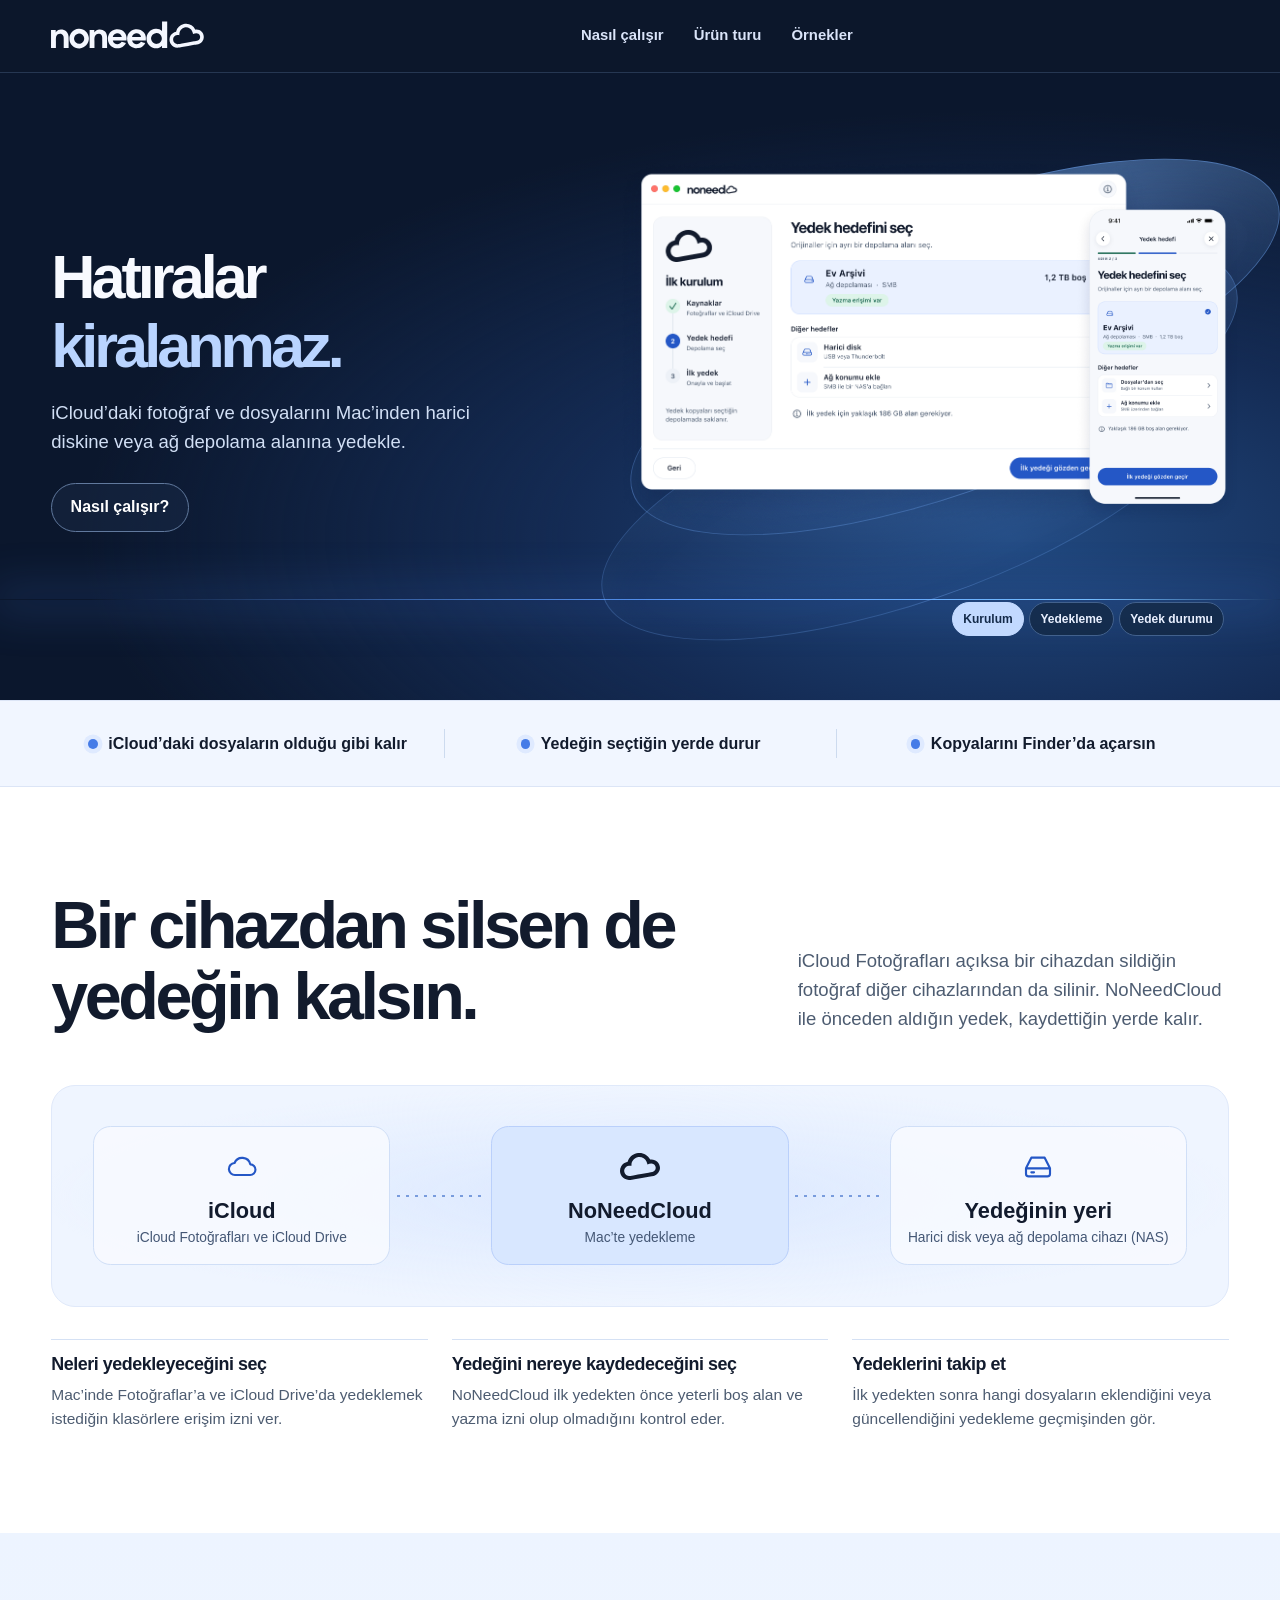
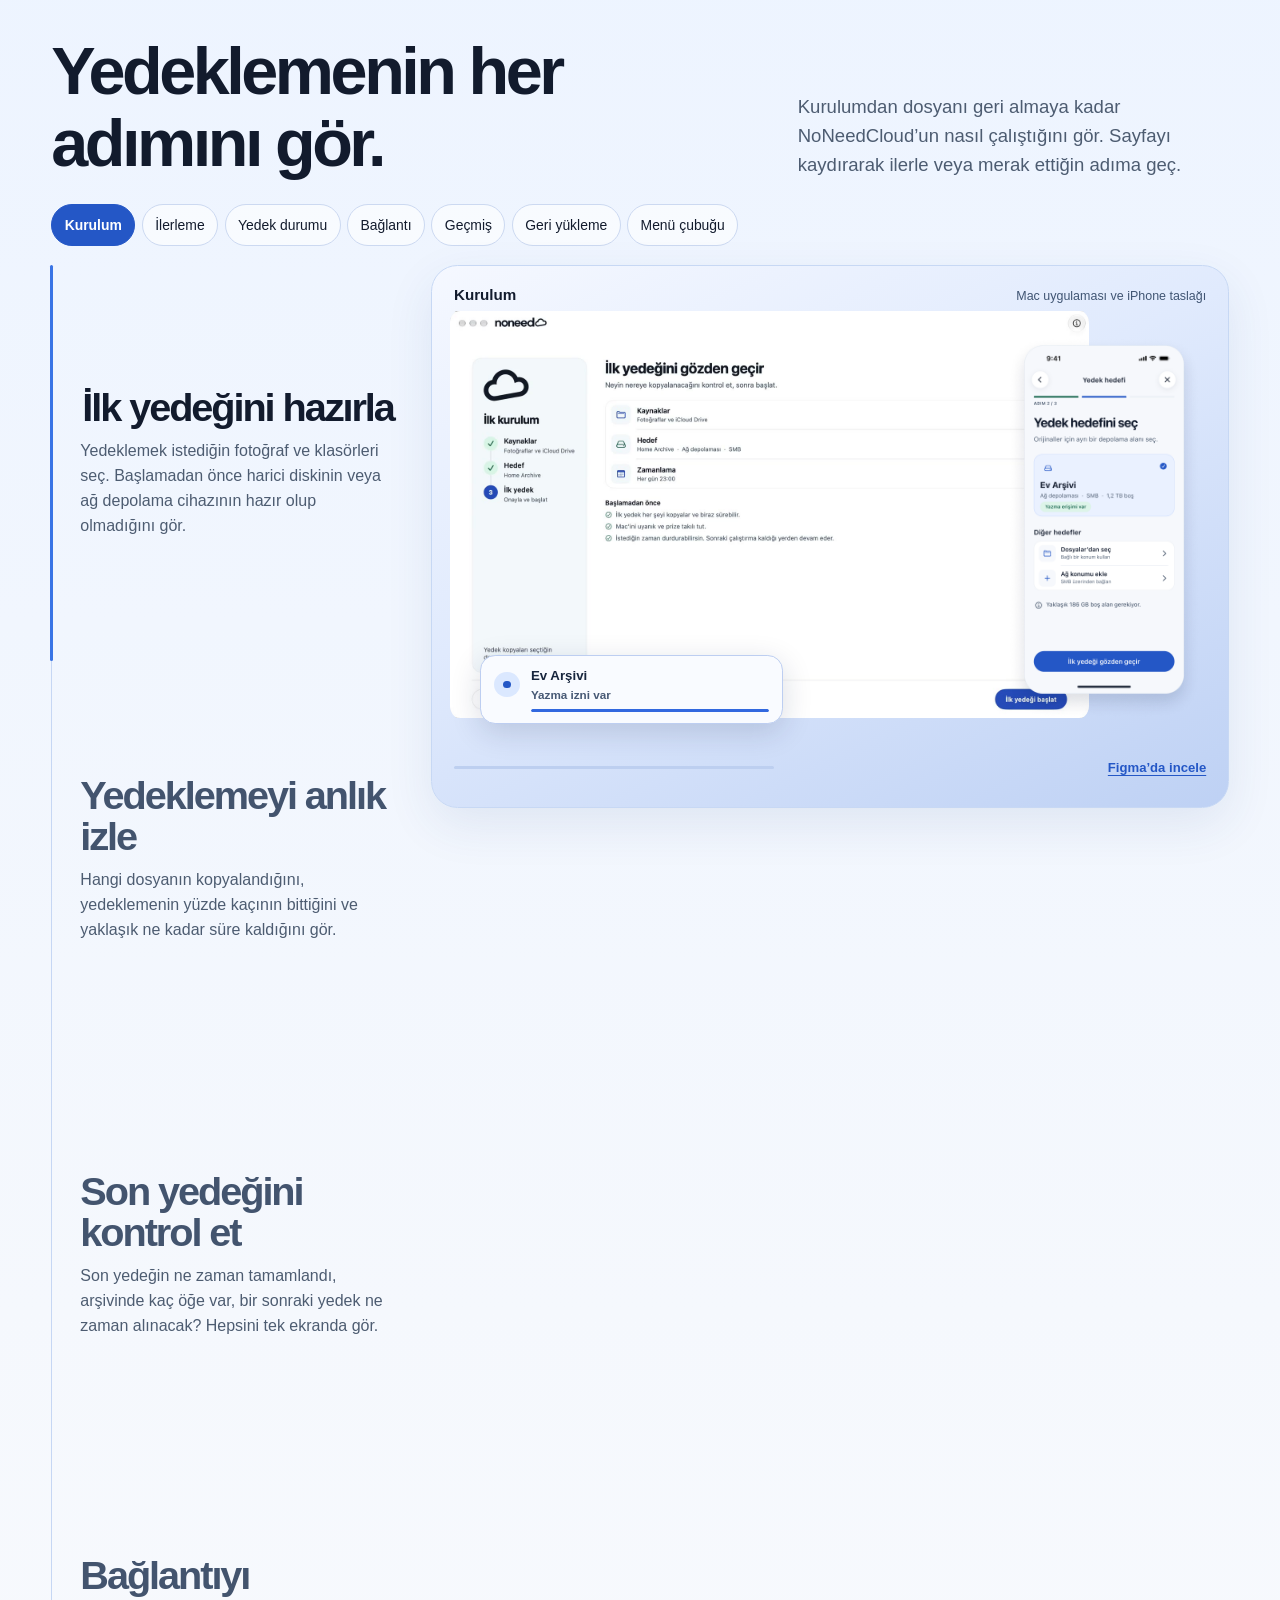
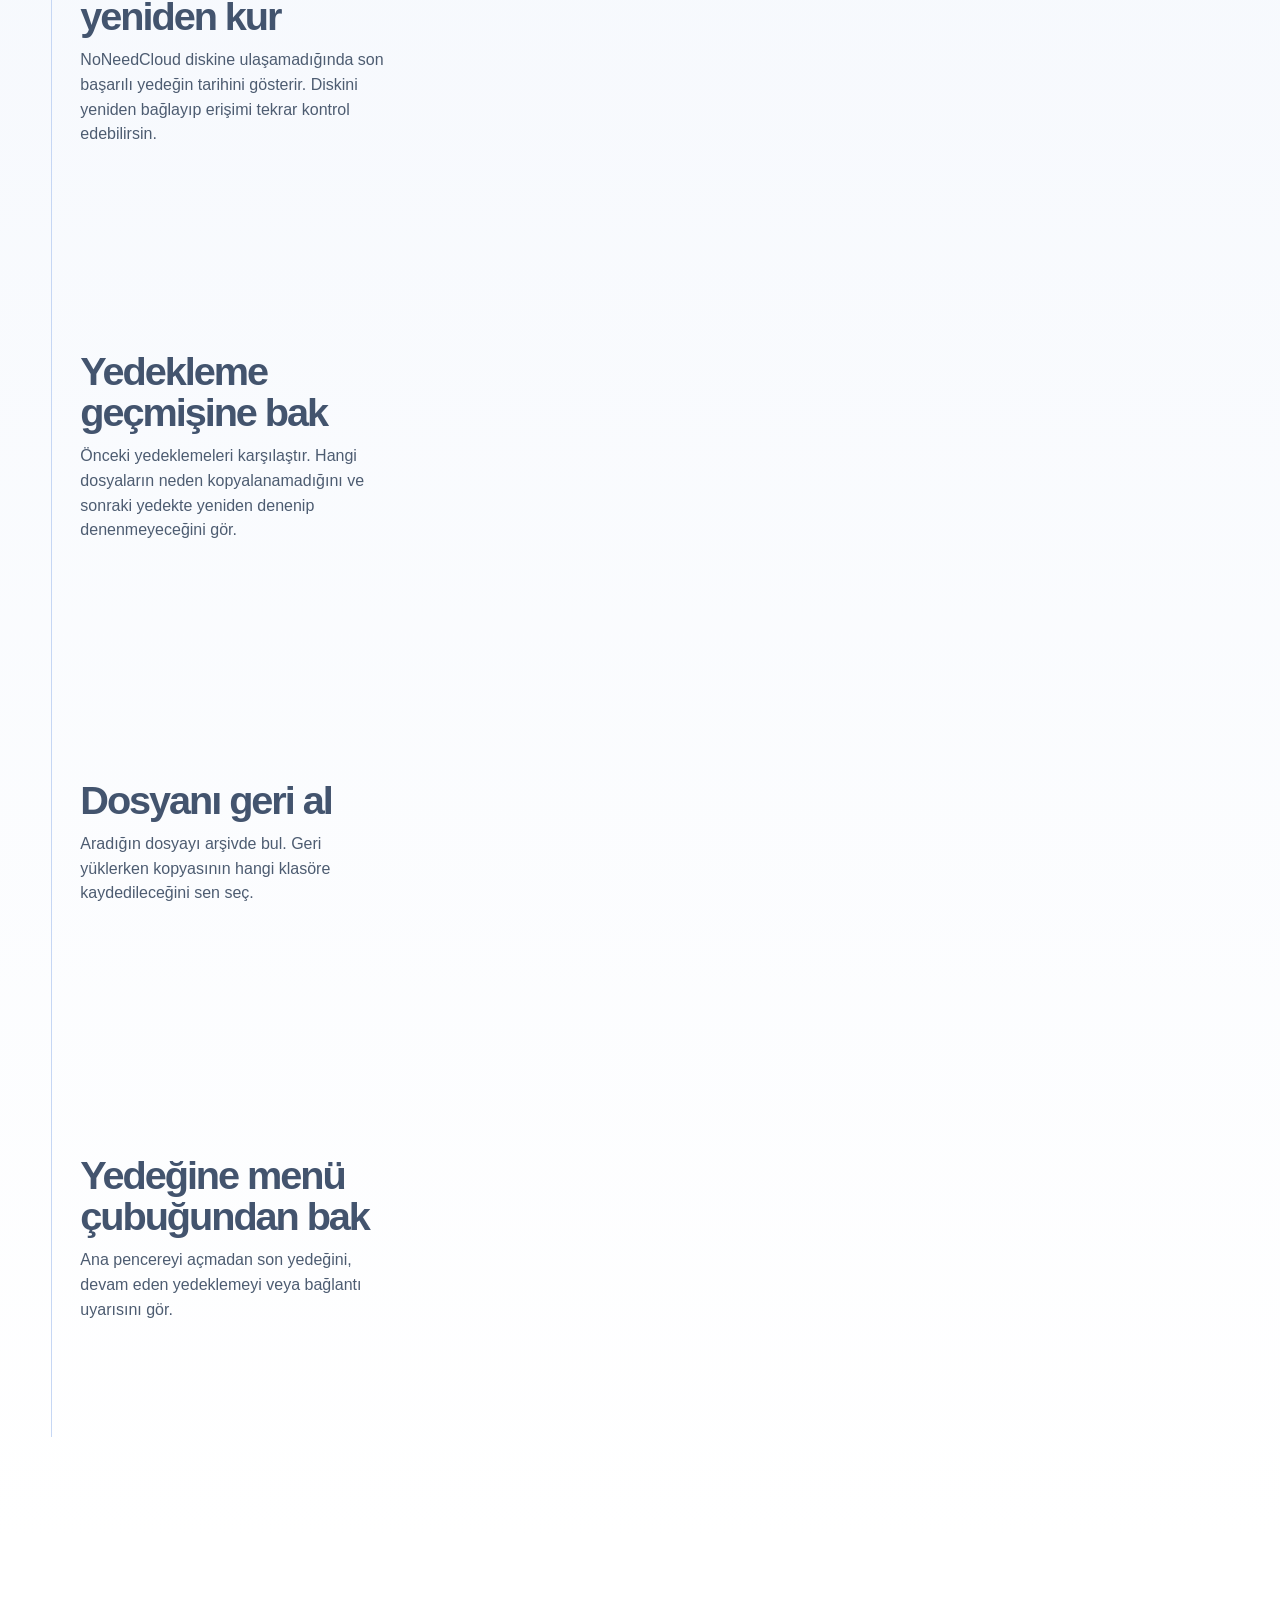
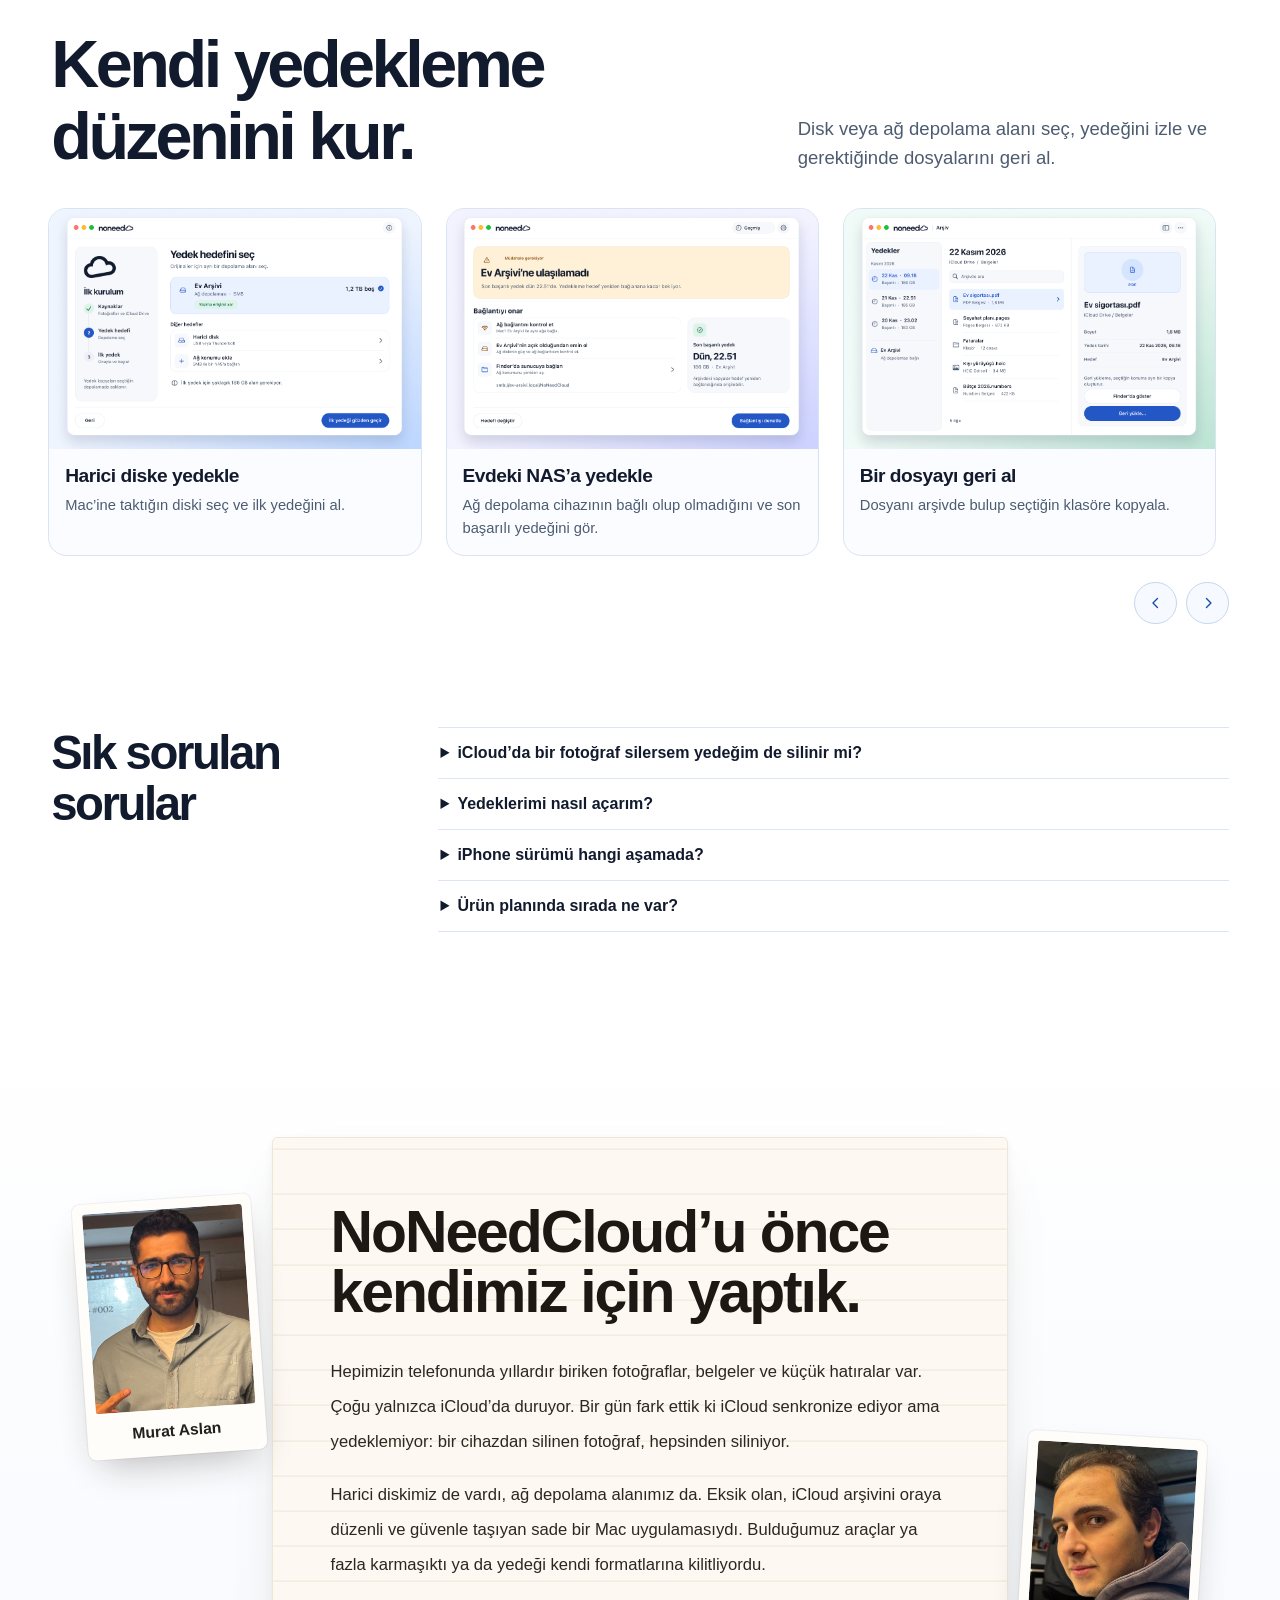
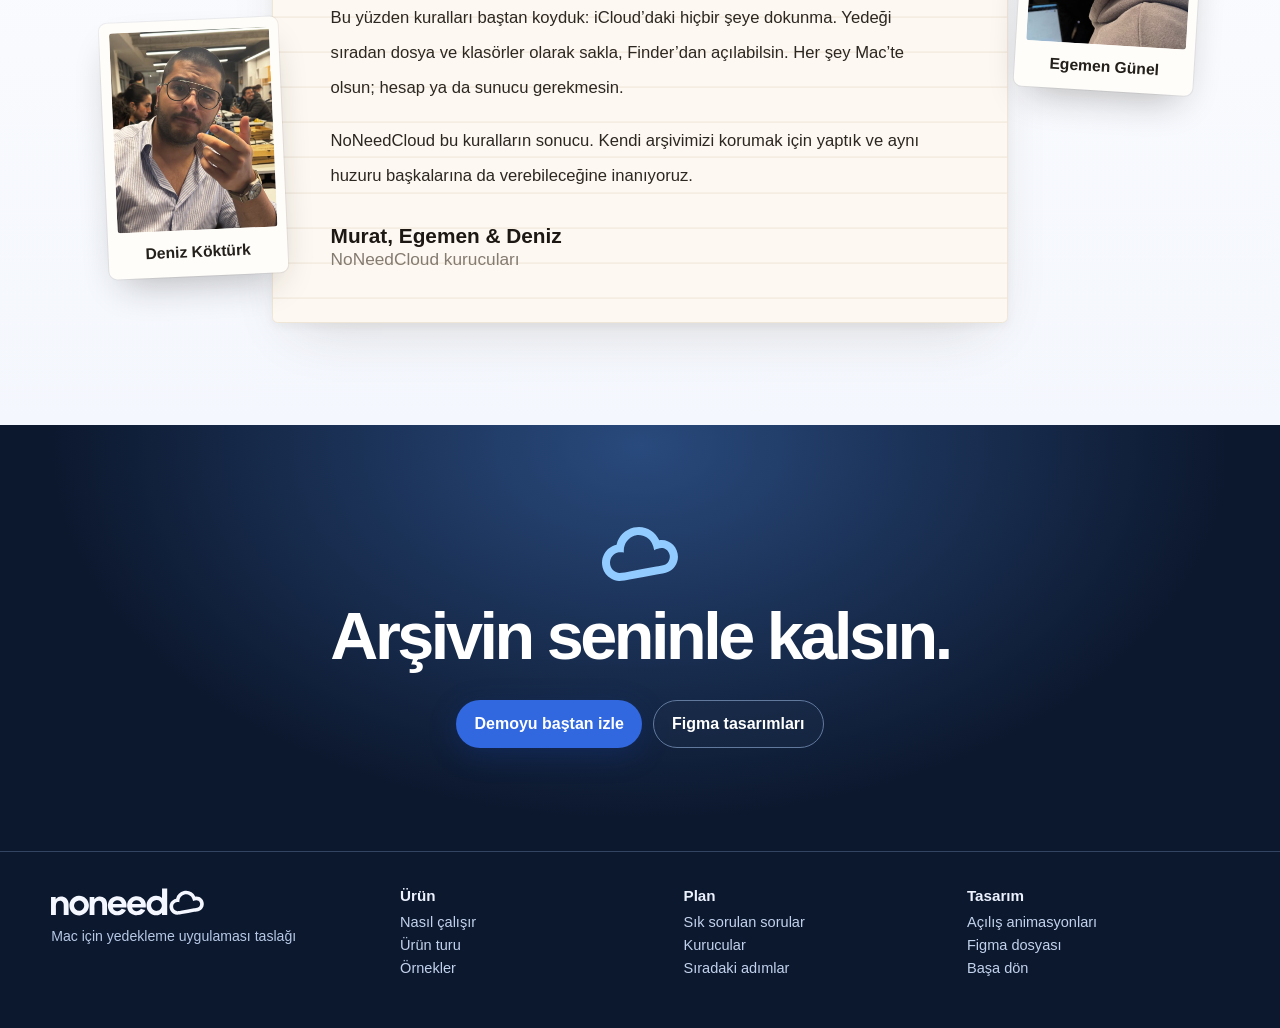
<file: docs/design/web-planning/index.html>
<!doctype html>
<html lang="tr">
<head>
  <meta charset="utf-8">
  <meta name="viewport" content="width=device-width, initial-scale=1">
  <meta name="description" content="iCloud’daki fotoğraf ve dosyalarının bir kopyasını kendi diskinde veya ağ depolama alanında sakla. NoNeedCloud, Mac için tasarlanan bir yedekleme uygulaması.">
  <title>NoNeedCloud · iCloud arşivinin bir kopyası sende</title>
  <link rel="icon" href="assets/cloud.svg" type="image/svg+xml">
  <link rel="stylesheet" href="styles.css">
  <link rel="stylesheet" href="landing.css?v=12">
  <script src="demo.js?v=9" defer></script>
</head>
<body class="landing" id="baslangic">
  <a class="skip-link" href="#icerik">İçeriğe geç</a>
  <header class="landing-header">
    <div class="wrap landing-nav">
      <a class="landing-brand" href="#baslangic" aria-label="NoNeedCloud, başa dön"><img src="assets/wordmark-light.svg" width="1660" height="300" alt="NoNeedCloud"></a>
      <nav aria-label="Ana menü">
        <a href="#nasil">Nasıl çalışır</a>
        <a href="#urun">Ürün turu</a>
        <a href="#ornekler">Örnekler</a>
      </nav>
      <div class="nav-actions">
      </div>
    </div>
    <div class="scroll-progress" aria-hidden="true"></div>
  </header>

  <main id="icerik">
    <section class="landing-hero" aria-labelledby="hero-title">
      <div class="wrap hero-grid">
        <div class="hero-copy">
          <h1 id="hero-title">Hatıralar <span>kiralanmaz.</span></h1>
          <p>iCloud’daki fotoğraf ve dosyalarını Mac’inden harici diskine veya ağ depolama alanına yedekle.</p>
          <div class="landing-actions">
            <a class="landing-button soft" href="#nasil">Nasıl çalışır?</a>
          </div>
        </div>

        <div class="hero-reel" id="demo">
          <div class="reel-ornaments" aria-hidden="true"><span></span><span></span><span></span></div>
          <figure class="scene-visual hero-visual" data-stage="hero" data-scene="kurulum" data-static>
            <div class="scene-devices">
              <img class="scene-mac" src="assets/case-1-mac.webp?v=2" fetchpriority="high" width="1087" height="740" alt="Mac’te yedeğin saklanacağı yeri seçme ekranı.">
              <video class="scene-video" muted loop playsinline preload="metadata" hidden></video>
              <div class="flow-desktop" data-flow-desktop aria-hidden="true">
                <div class="flow-panel" data-flow-panel>
                  <div class="fp-head"><svg viewBox="0 0 96 66"><path d="M40.0276 0.73109C53.8642 -2.19745 65.6406 3.82145 72.2232 16.1084C90.3729 13.8587 102.052 33.4833 91.9361 47.887C89.8332 50.8886 86.9633 53.2697 83.6258 54.7812C79.8091 56.5015 73.3607 57.363 68.9869 58.1366L52.419 61.0541L34.803 64.2069C30.9964 64.8852 25.2523 66.1319 21.6323 65.9818C18.1108 65.8108 14.6765 64.8122 11.6133 63.0669C6.38314 60.1128 2.56823 55.1732 1.0312 49.3678C-0.495983 43.7073 0.304632 37.6716 3.25078 32.6039C6.85128 26.375 11.8118 23.4031 18.5479 21.6179C21.3976 10.5517 29.3292 3.76707 40.0276 0.73109ZM50.8858 51.4234L68.5018 48.2855C71.1663 47.8147 76.9672 46.9503 79.2306 45.9862C81.0077 45.236 82.5299 43.9911 83.6191 42.3992C85.2289 40.0322 85.8203 37.117 85.2572 34.3104C84.7409 31.531 83.1318 29.0747 80.789 27.4931C75.8852 24.2355 70.6403 26.1896 65.8314 28.4024C64.5072 21.9772 62.4212 16.7564 56.6663 12.9806C52.4502 10.1628 47.2716 9.1796 42.3176 10.2577C42.065 10.3109 41.8128 10.3658 41.5635 10.4221C32.4388 13.2329 26.7271 21.7187 27.7792 31.2511C23.0119 30.7881 18.7454 30.67 14.7894 33.9318C12.2506 36.0372 10.6588 39.0712 10.3712 42.3565C10.0729 45.7446 11.1779 49.3675 13.3949 51.9593C15.4953 54.3792 18.4602 55.8795 21.6541 56.1377C24.8692 56.3837 31.4877 54.927 34.9563 54.2919C40.2596 53.3091 45.5704 52.3528 50.8858 51.4234Z"/></svg><strong>NoNeedCloud</strong><span class="fp-more">•••</span></div>
                  <div class="fp-card">
                    <div class="fp-state"><i></i>Yedekleme sürüyor</div>
                    <div class="fp-row"><b data-flow-pct>%3</b><span><strong>Bir dakikadan az kaldı</strong><em data-flow-left>310 öğe kaldı</em></span></div>
                    <div class="fp-bar"><span data-flow-bar></span></div>
                    <div class="fp-file"><span class="fp-thumb"></span><span><strong data-flow-file>IMG_4010.HEIC</strong><em>Home Archive konumuna kopyalanıyor</em></span></div>
                  </div>
                  <div class="fp-stop">Durdur</div>
                  <div class="fp-link">NoNeedCloud'u aç<span>›</span></div>
                  <div class="fp-link">Yedekleme geçmişi<span>›</span></div>
                </div>
              </div>
              <img class="scene-phone" src="assets/case-1-iphone.webp?v=2" fetchpriority="high" width="432" height="850" alt="iPhone’da yedeğin saklanacağı yeri seçmeye yönelik ekran taslağı.">
            </div>
            <figcaption class="stage-cue">
              <span class="cue-signal" aria-hidden="true"></span>
              <span class="cue-copy"><strong>Ev Arşivi</strong><small>Yazma izni kontrol ediliyor</small></span>
              <span class="cue-value" aria-hidden="true"></span>
              <span class="cue-meter" aria-hidden="true"><span></span></span>
            </figcaption>
          </figure>
          <div class="reel-controls">
            <div class="reel-scenes" aria-label="Demoda gösterilen ekran">
              <button type="button" data-hero-scene="kurulum" aria-pressed="true">Kurulum</button>
              <button type="button" data-hero-scene="canli-yedekleme" aria-pressed="false">Yedekleme</button>
              <button type="button" data-hero-scene="koruma" aria-pressed="false">Yedek durumu</button>
            </div>
          </div>
        </div>
      </div>
    </section>

    <div class="promise-band">
      <ul class="wrap promises">
        <li><span class="promise-mark" aria-hidden="true"></span>iCloud’daki dosyaların olduğu gibi kalır</li>
        <li><span class="promise-mark" aria-hidden="true"></span>Yedeğin seçtiğin yerde durur</li>
        <li><span class="promise-mark" aria-hidden="true"></span>Kopyalarını Finder’da açarsın</li>
      </ul>
    </div>

    <section id="nasil" class="wrap landing-section workflow" aria-labelledby="flow-title">
      <div class="section-heading reveal">
        <h2 id="flow-title">Bir cihazdan silsen de<br>yedeğin kalsın.</h2>
        <p>iCloud Fotoğrafları açıksa bir cihazdan sildiğin fotoğraf diğer cihazlarından da silinir. NoNeedCloud ile önceden aldığın yedek, kaydettiğin yerde kalır.</p>
      </div>
      <div class="transfer-map reveal" aria-label="iCloud’dan seçtiğin depolama alanına yedekleme">
        <div class="map-node">
          <div class="map-icon" aria-hidden="true"><svg viewBox="0 0 24 24"><path d="M7 18h11a4 4 0 0 0 .2-8 6.2 6.2 0 0 0-11.8-1A4.5 4.5 0 0 0 7 18Z"/></svg></div>
          <strong>iCloud</strong><span>iCloud Fotoğrafları ve iCloud Drive</span>
        </div>
        <span class="map-line" aria-hidden="true"><i></i><i></i><i></i></span>
        <div class="map-node map-engine">
          <div class="map-icon"><img src="assets/cloud.svg" width="794" height="549" alt=""></div>
          <strong>NoNeedCloud</strong><span>Mac’te yedekleme</span>
        </div>
        <span class="map-line" aria-hidden="true"><i></i><i></i><i></i></span>
        <div class="map-node">
          <div class="map-icon" aria-hidden="true"><svg viewBox="0 0 24 24"><path d="M7 5h10l4 8v4a2 2 0 0 1-2 2H5a2 2 0 0 1-2-2v-4zm-4 8h18M7 16h2"/></svg></div>
          <strong>Yedeğinin yeri</strong><span>Harici disk veya ağ depolama cihazı (NAS)</span>
        </div>
      </div>
      <div class="workflow-notes reveal">
        <div><h3>Neleri yedekleyeceğini seç</h3><p>Mac’inde Fotoğraflar’a ve iCloud Drive’da yedeklemek istediğin klasörlere erişim izni ver.</p></div>
        <div><h3>Yedeğini nereye kaydedeceğini seç</h3><p>NoNeedCloud ilk yedekten önce yeterli boş alan ve yazma izni olup olmadığını kontrol eder.</p></div>
        <div><h3>Yedeklerini takip et</h3><p>İlk yedekten sonra hangi dosyaların eklendiğini veya güncellendiğini yedekleme geçmişinden gör.</p></div>
      </div>
    </section>

    <section id="urun" class="landing-section product-story" aria-labelledby="story-title">
      <div class="wrap">
        <div class="section-heading reveal">
          <h2 id="story-title">Yedeklemenin her<br>adımını gör.</h2>
          <p>Kurulumdan dosyanı geri almaya kadar NoNeedCloud’un nasıl çalıştığını gör. Sayfayı kaydırarak ilerle veya merak ettiğin adıma geç.</p>
        </div>
        <nav class="chapter-nav" aria-label="Ürün turu adımları">
          <a href="#kurulum" aria-current="step">Kurulum</a>
          <a href="#canli-yedekleme">İlerleme</a><a href="#koruma">Yedek durumu</a>
          <a href="#baglanti">Bağlantı</a><a href="#gecmis">Geçmiş</a>
          <a href="#geri-yukleme">Geri yükleme</a><a href="#menu-cubugu">Menü çubuğu</a>
        </nav>
        <div class="story-layout">
          <aside class="story-stage" aria-label="Seçili adımın ekran görüntüleri">
            <div class="story-stage-header"><strong data-story-label>Kurulum</strong><span>Mac ve iPhone ekran taslakları</span></div>
            <figure class="scene-visual story-visual" data-stage="story" data-scene="kurulum">
              <div class="scene-devices">
                <img class="scene-mac" src="assets/case-1-mac.webp?v=2" width="1087" height="740" loading="lazy" alt="Mac’te yedeğin saklanacağı yeri seçme ekranı.">
                <video class="scene-video" muted loop playsinline preload="metadata" hidden></video>
                <img class="scene-phone" src="assets/case-1-iphone.webp?v=2" width="432" height="850" loading="lazy" alt="iPhone’da yedeğin saklanacağı yeri seçmeye yönelik ekran taslağı.">
              </div>
              <figcaption class="stage-cue">
                <span class="cue-signal" aria-hidden="true"></span>
                <span class="cue-copy"><strong>Ev Arşivi</strong><small>Yazma izni kontrol ediliyor</small></span>
                <span class="cue-value" aria-hidden="true"></span>
                <span class="cue-meter" aria-hidden="true"><span></span></span>
              </figcaption>
            </figure>
            <div class="story-stage-footer">
              <div class="story-meter" aria-hidden="true"><span></span></div>
              <a class="text-link" data-story-link href="https://www.figma.com/design/UenSgbySVClALNNAwbcg50/Full-Time?node-id=1880-251">Figma’da incele</a>
            </div>
          </aside>

          <div class="story-steps">
            <article class="chapter current" id="kurulum" data-chapter="kurulum">
              <h3>İlk yedeğini hazırla</h3><p>Yedeklemek istediğin fotoğraf ve klasörleri seç. Başlamadan önce harici diskinin veya ağ depolama cihazının hazır olup olmadığını gör.</p>
            </article>
            <article class="chapter" id="canli-yedekleme" data-chapter="canli-yedekleme">
              <h3>Yedeklemeyi anlık izle</h3><p>Hangi dosyanın kopyalandığını, yedeklemenin yüzde kaçının bittiğini ve yaklaşık ne kadar süre kaldığını gör.</p>
            </article>
            <article class="chapter" id="koruma" data-chapter="koruma">
              <h3>Son yedeğini kontrol et</h3><p>Son yedeğin ne zaman tamamlandı, arşivinde kaç öğe var, bir sonraki yedek ne zaman alınacak? Hepsini tek ekranda gör.</p>
            </article>
            <article class="chapter" id="baglanti" data-chapter="baglanti">
              <h3>Bağlantıyı yeniden kur</h3><p>NoNeedCloud diskine ulaşamadığında son başarılı yedeğin tarihini gösterir. Diskini yeniden bağlayıp erişimi tekrar kontrol edebilirsin.</p>
            </article>
            <article class="chapter" id="gecmis" data-chapter="gecmis">
              <h3>Yedekleme geçmişine bak</h3><p>Önceki yedeklemeleri karşılaştır. Hangi dosyaların neden kopyalanamadığını ve sonraki yedekte yeniden denenip denenmeyeceğini gör.</p>
            </article>
            <article class="chapter" id="geri-yukleme" data-chapter="geri-yukleme">
              <h3>Dosyanı geri al</h3><p>Aradığın dosyayı arşivde bul. Geri yüklerken kopyasının hangi klasöre kaydedileceğini sen seç.</p>
            </article>
            <article class="chapter" id="menu-cubugu" data-chapter="menu-cubugu">
              <h3>Yedeğine menü çubuğundan bak</h3><p>Ana pencereyi açmadan son yedeğini, devam eden yedeklemeyi veya bağlantı uyarısını gör.</p>
            </article>
          </div>
        </div>
      </div>
    </section>

    <section id="ornekler" class="wrap landing-section examples" aria-labelledby="examples-title">
      <div class="section-heading reveal">
        <h2 id="examples-title">Kendi yedekleme düzenini kur.</h2>
        <p>Disk veya ağ depolama alanı seç, yedeğini izle ve gerektiğinde dosyalarını geri al.</p>
      </div>
      <div class="example-rail reveal" tabindex="0" aria-label="Kullanım örnekleri">
        <a class="example-card ice" href="#kurulum">
          <span class="example-art"><img src="assets/case-1-mac.webp?v=2" width="1087" height="740" loading="lazy" alt=""></span>
          <h3>Harici diske yedekle</h3><p>Mac’ine taktığın diski seç ve ilk yedeğini al.</p>
        </a>
        <a class="example-card lilac" href="#baglanti">
          <span class="example-art"><img src="assets/case-4-mac.webp?v=2" width="1087" height="740" loading="lazy" alt=""></span>
          <h3>Evdeki NAS’a yedekle</h3><p>Ağ depolama cihazının bağlı olup olmadığını ve son başarılı yedeğini gör.</p>
        </a>
        <a class="example-card mint" href="#geri-yukleme">
          <span class="example-art"><img src="assets/case-5-mac.webp?v=2" width="1087" height="740" loading="lazy" alt=""></span>
          <h3>Bir dosyayı geri al</h3><p>Dosyanı arşivde bulup seçtiğin klasöre kopyala.</p>
        </a>
        <a class="example-card mist" href="#menu-cubugu">
          <span class="example-art menu-art"><img src="assets/menu-bar.webp?v=2" width="1420" height="648" loading="lazy" alt=""></span>
          <h3>Menü çubuğundan takip et</h3><p>Başka bir iş yaparken yedeklemenin durumuna göz at.</p>
        </a>
      </div>
      <div class="rail-controls" aria-label="Örnekler arasında gezin" hidden>
        <button type="button" data-rail-dir="-1" aria-label="Önceki örnek"><svg viewBox="0 0 24 24" aria-hidden="true"><path d="m14 6-6 6 6 6"/></svg></button>
        <button type="button" data-rail-dir="1" aria-label="Sonraki örnek"><svg viewBox="0 0 24 24" aria-hidden="true"><path d="m10 6 6 6-6 6"/></svg></button>
      </div>
    </section>

    <section id="sorular" class="wrap landing-section faq" aria-labelledby="faq-title">
      <h2 id="faq-title" class="reveal">Sık sorulan sorular</h2>
      <div class="faq-items reveal">
        <details><summary>iCloud’da bir fotoğraf silersem yedeğim de silinir mi?</summary><p>iCloud, silinen fotoğrafı aynı arşivi kullanan cihazlarından da kaldırır. NoNeedCloud’un varsayılan ayarında daha önce oluşturduğun yedek kopya yerinde kalır. <a href="https://support.apple.com/tr-tr/108922">Apple Destek’te iCloud Fotoğrafları hakkında bilgi al</a></p></details>
        <details><summary>Yedeklerimi nasıl açarım?</summary><p>Kopyalar seçtiğin depolama alanında dosya ve klasör olarak saklanır. Mac’inde Finder’ı açıp yedek klasörüne gidebilirsin.</p></details>
        <details><summary>iPhone sürümü hangi aşamada?</summary><p>İlk sürümü Mac için tasarlıyoruz. iPhone ekranları şu an tasarım aşamasında.</p></details>
        <details id="kararlar"><summary>Ürün planında sırada ne var?</summary><p>Geniş bir iCloud arşivi ve harici diski veya NAS’ı olan Mac kullanıcılarıyla ilk yedeklemeyi, değişen dosyaların kopyalanmasını ve Finder’dan geri yüklemeyi deneyeceğiz. Sonra hangi fiyatın ve deneme koşullarının uygun olduğunu araştıracağız.</p></details>
      </div>
    </section>

    <section id="kurucular" class="landing-section founders" aria-labelledby="founders-title">
      <div class="wrap founders-stage">
        <figure class="polaroid polaroid-murat reveal"><img src="assets/founders/murat.jpg" width="600" height="750" alt="Murat Aslan" loading="lazy"><figcaption>Murat Aslan</figcaption></figure>
        <figure class="polaroid polaroid-egemen reveal"><img src="assets/founders/egemen.jpg" width="600" height="750" alt="Egemen Günel" loading="lazy"><figcaption>Egemen Günel</figcaption></figure>
        <figure class="polaroid polaroid-deniz reveal"><img src="assets/founders/deniz.jpg" width="600" height="750" alt="Deniz Köktürk" loading="lazy"><figcaption>Deniz Köktürk</figcaption></figure>
        <article class="founder-letter reveal">
          <h2 id="founders-title">NoNeedCloud’u önce kendimiz için yaptık.</h2>
          <p>Hepimizin telefonunda yıllardır biriken fotoğraflar, belgeler ve küçük hatıralar var. Çoğu yalnızca iCloud’da duruyor. Bir gün fark ettik ki iCloud senkronize ediyor ama yedeklemiyor: bir cihazdan silinen fotoğraf, hepsinden siliniyor.</p>
          <p>Harici diskimiz de vardı, ağ depolama alanımız da. Eksik olan, iCloud arşivini oraya düzenli ve güvenle taşıyan sade bir Mac uygulamasıydı. Bulduğumuz araçlar ya fazla karmaşıktı ya da yedeği kendi formatlarına kilitliyordu.</p>
          <p>Bu yüzden kuralları baştan koyduk: iCloud’daki hiçbir şeye dokunma. Yedeği sıradan dosya ve klasörler olarak sakla, Finder’dan açılabilsin. Her şey Mac’te olsun; hesap ya da sunucu gerekmesin.</p>
          <p>NoNeedCloud bu kuralların sonucu. Kendi arşivimizi korumak için yaptık ve aynı huzuru başkalarına da verebileceğine inanıyoruz.</p>
          <footer class="letter-signature"><strong>Murat, Egemen &amp; Deniz</strong><span>NoNeedCloud kurucuları</span></footer>
        </article>
      </div>
    </section>

    <section class="closing" aria-labelledby="closing-title">
      <div class="wrap closing-content reveal">
        <img src="assets/cloud.svg" width="794" height="549" alt="">
        <h2 id="closing-title">Arşivin seninle kalsın.</h2>
        <div class="landing-actions">
          <a class="landing-button strong" data-restart-demo href="#demo">Demoyu baştan izle</a>
          <a class="landing-button soft" href="https://www.figma.com/design/UenSgbySVClALNNAwbcg50/Full-Time?node-id=1878-407">Figma tasarımları</a>
        </div>
      </div>
    </section>
  </main>

  <footer class="landing-footer">
    <div class="wrap footer-nav">
      <div class="footer-brand">
        <a class="landing-brand" href="#baslangic" aria-label="NoNeedCloud, başa dön"><img src="assets/wordmark-light.svg" width="1660" height="300" alt="NoNeedCloud"></a>
        <p>Mac için yedekleme uygulaması taslağı</p>
      </div>
      <div><h2>Ürün</h2><a href="#nasil">Nasıl çalışır</a><a href="#urun">Ürün turu</a><a href="#ornekler">Örnekler</a></div>
      <div><h2>Plan</h2><a href="#sorular">Sık sorulan sorular</a><a href="#kurucular">Kurucular</a><a href="#kararlar">Sıradaki adımlar</a></div>
      <div><h2>Tasarım</h2><a href="onboarding/">Açılış animasyonları</a><a href="https://www.figma.com/design/UenSgbySVClALNNAwbcg50/Full-Time?node-id=1878-407">Figma dosyası</a><a href="#baslangic">Başa dön</a></div>
    </div>
  </footer>
</body>
</html>
</file>
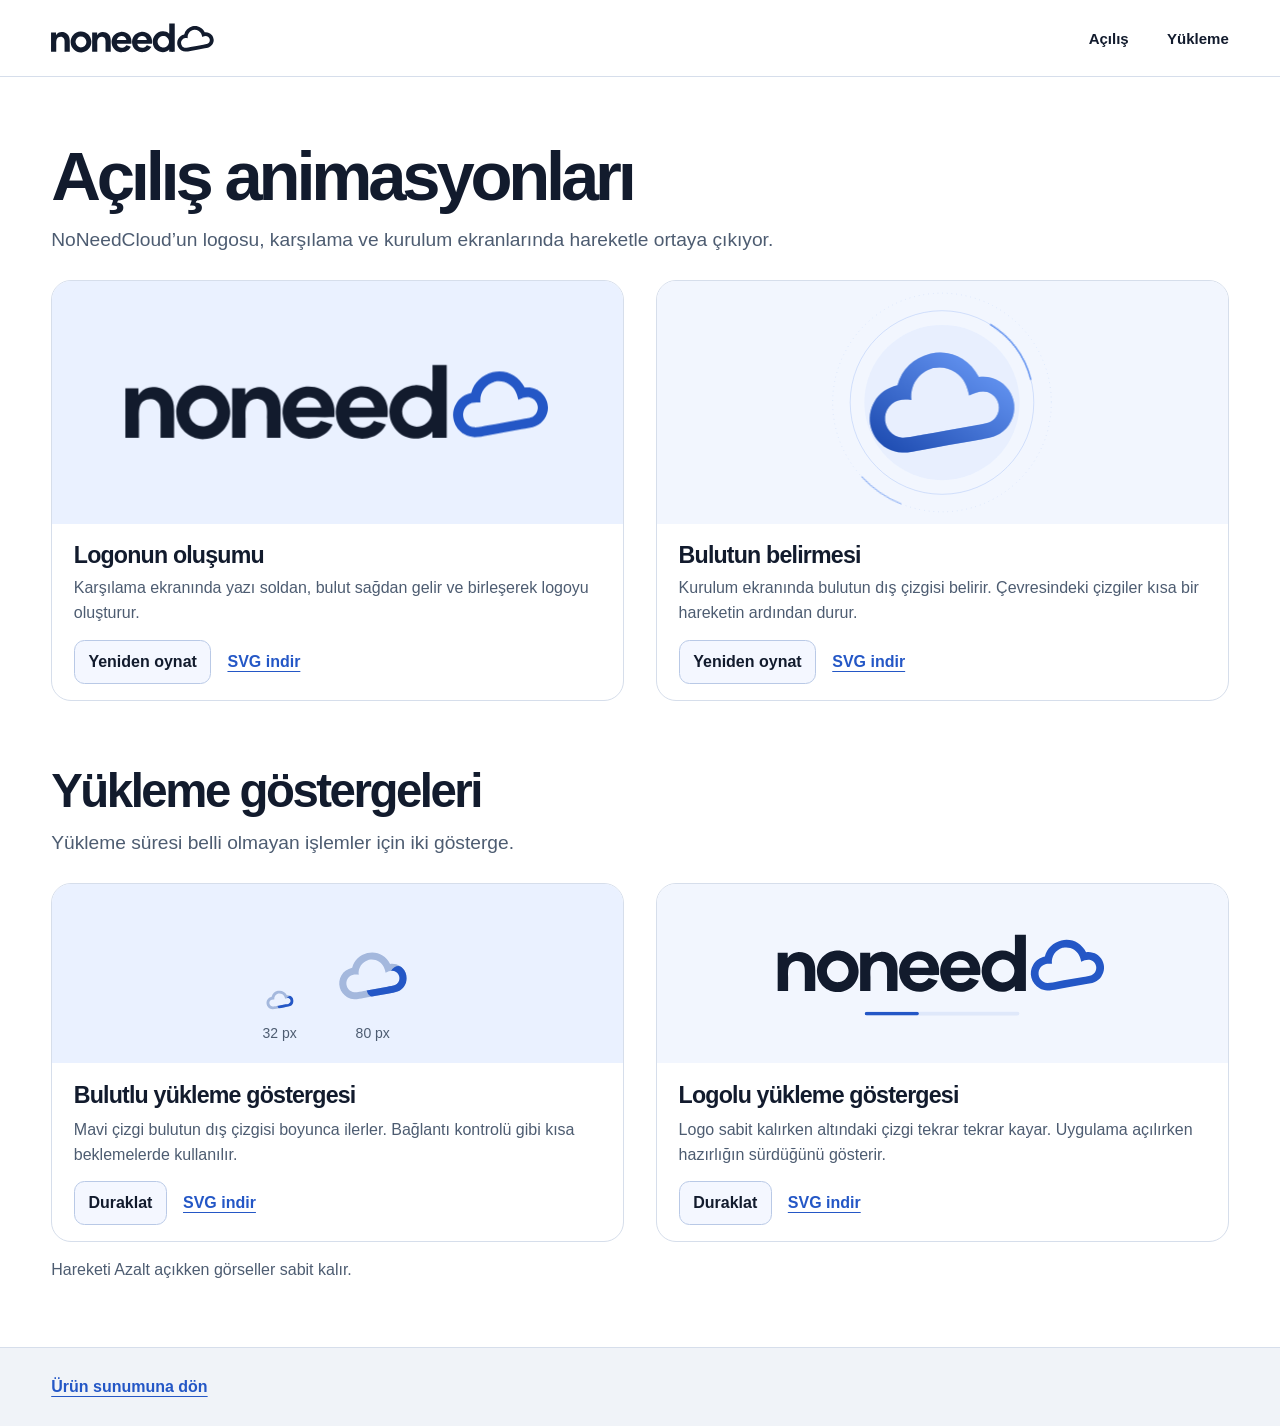
<file: docs/design/web-planning/onboarding/index.html>
<!doctype html>
<html lang="tr">
<head>
  <meta charset="utf-8">
  <meta name="viewport" content="width=device-width, initial-scale=1">
  <meta name="description" content="NoNeedCloud’un açılış animasyonlarını ve SVG yükleme göstergelerini incele.">
  <title>NoNeedCloud · Açılış animasyonları</title>
  <link rel="icon" href="../assets/cloud.svg" type="image/svg+xml">
  <link rel="stylesheet" href="../styles.css">
  <link rel="stylesheet" href="preview.css">
  <script src="preview.js?v=2" defer></script>
</head>
<body>
  <a class="skip-link" href="#icerik">İçeriğe geç</a>
  <header class="site-header">
    <div class="wrap header-inner">
      <a class="brand" href="../" aria-label="NoNeedCloud ürün sunumu">
        <img src="../assets/wordmark.svg" width="1660" height="300" alt="NoNeedCloud">
      </a>
      <nav aria-label="Sayfa bölümleri">
        <a href="#acilis">Açılış</a>
        <a href="#yukleme">Yükleme</a>
      </nav>
    </div>
  </header>

  <main id="icerik" class="wrap motion-page">
    <section id="acilis" aria-labelledby="intro-title">
      <h1 id="intro-title">Açılış animasyonları</h1>
      <p class="motion-intro">NoNeedCloud’un logosu, karşılama ve kurulum ekranlarında hareketle ortaya çıkıyor.</p>
      <div class="motion-grid">
        <article class="preview">
          <div class="preview-stage lockup-stage">
            <object type="image/svg+xml" data="assets/logo-birlesimi.svg" aria-label="noneed yazısı ve bulut işaretinin birleşmesi">
              <span>NoNeedCloud logosunun oluşumu</span>
            </object>
          </div>
          <div class="preview-info">
            <h2>Logonun oluşumu</h2>
            <p>Karşılama ekranında yazı soldan, bulut sağdan gelir ve birleşerek logoyu oluşturur.</p>
            <div class="preview-actions">
              <button type="button" data-action="replay" aria-label="Logonun oluşumunu yeniden oynat" disabled>Yeniden oynat</button>
              <a class="text-link" href="assets/logo-birlesimi.svg" download aria-label="Logo animasyonunun SVG dosyasını indir">SVG indir</a>
            </div>
          </div>
        </article>

        <article class="preview">
          <div class="preview-stage art-stage">
            <object type="image/svg+xml" data="assets/bulut-onboarding.svg" aria-label="Bulutun ve çevresindeki çizgilerin belirmesi">
              <span>NoNeedCloud bulut animasyonu</span>
            </object>
          </div>
          <div class="preview-info">
            <h2>Bulutun belirmesi</h2>
            <p>Kurulum ekranında bulutun dış çizgisi belirir. Çevresindeki çizgiler kısa bir hareketin ardından durur.</p>
            <div class="preview-actions">
              <button type="button" data-action="replay" aria-label="Bulutun belirme animasyonunu yeniden oynat" disabled>Yeniden oynat</button>
              <a class="text-link" href="assets/bulut-onboarding.svg" download aria-label="Bulut animasyonunun SVG dosyasını indir">SVG indir</a>
            </div>
          </div>
        </article>
      </div>
    </section>

    <section id="yukleme" class="loader-section" aria-labelledby="loader-title">
      <h2 id="loader-title">Yükleme göstergeleri</h2>
      <p class="motion-intro">Yükleme süresi belli olmayan işlemler için iki gösterge.</p>
      <div class="motion-grid">
        <article class="preview">
          <div class="preview-stage compact-stage">
            <div>
              <object class="compact-small" type="image/svg+xml" data="assets/bulut-loader.svg" aria-label="32 piksellik bulut göstergesi">
                <span>Bulut göstergesi</span>
              </object>
              <span>32 px</span>
            </div>
            <div>
              <object class="compact-large" type="image/svg+xml" data="assets/bulut-loader.svg" aria-label="80 piksellik bulut göstergesi">
                <span>Bulut göstergesi</span>
              </object>
              <span>80 px</span>
            </div>
          </div>
          <div class="preview-info">
            <h3>Bulutlu yükleme göstergesi</h3>
            <p>Mavi çizgi bulutun dış çizgisi boyunca ilerler. Bağlantı kontrolü gibi kısa beklemelerde kullanılır.</p>
            <div class="preview-actions">
              <button type="button" data-action="toggle" aria-label="Bulutlu yükleme göstergesi animasyonunu duraklat" disabled>Duraklat</button>
              <a class="text-link" href="assets/bulut-loader.svg" download aria-label="Bulutlu yükleme göstergesinin SVG dosyasını indir">SVG indir</a>
            </div>
          </div>
        </article>

        <article class="preview">
          <div class="preview-stage wide-loader-stage">
            <object type="image/svg+xml" data="assets/logo-loader.svg" aria-label="NoNeedCloud logosunun altında kayan yükleme çizgisi">
              <span>Logolu yükleme göstergesi</span>
            </object>
          </div>
          <div class="preview-info">
            <h3>Logolu yükleme göstergesi</h3>
            <p>Logo sabit kalırken altındaki çizgi tekrar tekrar kayar. Uygulama açılırken hazırlığın sürdüğünü gösterir.</p>
            <div class="preview-actions">
              <button type="button" data-action="toggle" aria-label="Logolu yükleme göstergesi animasyonunu duraklat" disabled>Duraklat</button>
              <a class="text-link" href="assets/logo-loader.svg" download aria-label="Logolu yükleme göstergesinin SVG dosyasını indir">SVG indir</a>
            </div>
          </div>
        </article>
      </div>
      <p class="motion-note">Hareketi Azalt açıkken görseller sabit kalır.</p>
    </section>
  </main>

  <footer class="site-footer">
    <div class="wrap footer-inner">
      <a class="text-link" href="../">Ürün sunumuna dön</a>
    </div>
  </footer>
</body>
</html>
</file>
<file: docs/design/web-planning/styles.css>
:root {
  color-scheme: light;
  --ink: #121b2d;
  --muted: #4d5c71;
  --line: #d6deeb;
  --paper: #f0f3f8;
  --blue: #2457c6;
  --blue-light: #eaf1ff;
  --navy: #131e35;
  --gutter: clamp(1.25rem, 4vw, 4rem);
  --measure: 80rem;
  --section-space: clamp(3.25rem, 6vw, 6.25rem);
  font-family: -apple-system, BlinkMacSystemFont, "Segoe UI", sans-serif;
  color: var(--ink);
  background: #fff;
  font-synthesis: none;
}

*, *::before, *::after { box-sizing: border-box; }
html { scroll-padding-top: 6.75rem; }
body, figure, dl, dd { margin: 0; }
img { display: block; width: 100%; height: auto; }
button { font: inherit; }
a { color: inherit; }
:focus-visible { outline: 3px solid var(--blue); outline-offset: 4px; }

.wrap {
  width: min(var(--measure), calc(100% - 2 * var(--gutter)));
  margin-inline: auto;
}

.skip-link {
  position: fixed;
  z-index: 3;
  top: .5rem;
  left: 1rem;
  padding: .75rem 1rem;
  background: #fff;
  transform: translateY(-150%);
}
.skip-link:focus { transform: none; }

.site-header {
  position: sticky;
  z-index: 2;
  top: 0;
  background: #fff;
  border-bottom: 1px solid var(--line);
}
.header-inner, .footer-inner {
  display: flex;
  align-items: center;
  justify-content: space-between;
  gap: 1.25rem;
}
.header-inner { min-height: 4.75rem; }
.brand { display: block; flex: none; }
.brand img { width: 10.25rem; }
.site-header nav {
  display: flex;
  flex-wrap: wrap;
  gap: .25rem clamp(.75rem, 3vw, 2.75rem);
}
.site-header nav a {
  display: inline-flex;
  align-items: center;
  min-height: 2.75rem;
  text-decoration: none;
  font-size: .9375rem;
  font-weight: 600;
}
.site-header nav a:hover { color: var(--blue); }

h1, h2, h3, p { margin: 0; }
h1, h2 { text-wrap: balance; }
h1 {
  font-size: clamp(2.4rem, 4.6vw, 4.4rem);
  font-weight: 750;
  line-height: 1.04;
  letter-spacing: -.061em;
}
h1 span { display: block; color: var(--blue); }
h2 {
  font-size: clamp(2rem, 3.8vw, 3.55rem);
  font-weight: 750;
  line-height: 1.08;
  letter-spacing: -.052em;
}
h3 { font-size: clamp(1.2rem, 2.1vw, 1.5rem); line-height: 1.18; letter-spacing: -.025em; }
p, dd { color: var(--muted); line-height: 1.55; }
.text-link {
  display: inline-flex;
  align-items: center;
  min-height: 2.75rem;
  color: var(--blue);
  font-weight: 600;
  text-underline-offset: .22em;
}

.hero {
  display: grid;
  grid-template-columns: 1.06fr 1fr;
  align-items: center;
  gap: clamp(2rem, 4vw, 4.5rem);
  padding-block: clamp(3.25rem, 6.4vw, 6.75rem);
}
.tagline {
  margin-top: 1.4rem;
  color: var(--ink);
  font-size: clamp(1.2rem, 2vw, 1.65rem);
  font-weight: 700;
  letter-spacing: -.025em;
}
.intro { max-width: 34rem; margin-top: .7rem; font-size: clamp(1.06rem, 1.6vw, 1.26rem); }
.primary {
  display: inline-flex;
  align-items: center;
  margin-top: 1.55rem;
  min-height: 3.25rem;
  padding-inline: 1.35rem;
  border-radius: .7rem;
  background: var(--blue);
  color: #fff;
  font-weight: 650;
  text-decoration: none;
}
.primary:hover { background: #1947ae; }
.hero-figure {
  border-radius: clamp(1.2rem, 2.4vw, 2.15rem);
  background: #dfebff;
  padding: clamp(.5rem, 1vw, 1rem) .35rem 1.2rem;
  text-align: center;
}
figcaption { color: var(--muted); font-size: .9375rem; font-weight: 550; line-height: 1.35; }

.band { padding-block: var(--section-space); }
.value { background: var(--paper); }
.value h2 { max-width: 65rem; }
.value-columns, .steps {
  display: grid;
  margin-top: clamp(1.75rem, 4vw, 3.5rem);
}
.value-columns { grid-template-columns: 1fr 1fr; }
.value-columns > div { padding-right: clamp(1.25rem, 4vw, 4rem); }
.value-columns > div + div {
  border-left: 1px solid var(--line);
  padding-left: clamp(1.25rem, 4vw, 4rem);
  padding-right: 0;
}
.value-columns p, .steps p { margin-top: .75rem; max-width: 37rem; }
.value-columns .text-link { margin-top: .4rem; font-size: .9375rem; }

.steps { grid-template-columns: repeat(3, 1fr); list-style: none; padding: 0; margin-bottom: 0; }
.steps li {
  display: grid;
  grid-template-columns: auto minmax(0, 1fr);
  align-content: start;
  column-gap: 1rem;
  padding: .25rem clamp(1rem, 2vw, 2rem);
}
.steps li:first-child { padding-left: 0; }
.steps li:last-child { padding-right: 0; }
.steps li + li { border-left: 1px solid var(--line); }
.step-icon {
  grid-row: span 2;
  display: grid;
  place-items: center;
  width: 3.125rem;
  height: 3.125rem;
  background: var(--blue-light);
  color: var(--blue);
  border-radius: .85rem;
}
.step-icon svg { width: 1.55rem; height: 1.55rem; }

.product { background: var(--blue-light); }
.section-intro { margin-top: .75rem; font-size: 1.125rem; }
.case-tabs {
  display: flex;
  flex-wrap: wrap;
  gap: .625rem;
  margin-block: 1.65rem 1rem;
}
.case-tabs[hidden] { display: none; }
.case-tabs button {
  min-height: 2.75rem;
  padding: .45rem 1rem;
  border: 1px solid #a5b4ce;
  border-radius: 2rem;
  background: transparent;
  color: var(--ink);
  font-size: .9375rem;
  font-weight: 600;
  cursor: pointer;
}
.case-tabs button:hover { border-color: var(--blue); }
.case-tabs button[aria-selected="true"] { color: #fff; border-color: var(--blue); background: var(--blue); }
.case-caption { margin-top: 1rem; min-height: 1.55em; }
.screens {
  display: grid;
  grid-template-columns: minmax(0, 2.8fr) minmax(0, 1fr);
  align-items: end;
  justify-items: center;
  gap: clamp(.5rem, 2vw, 1.5rem);
  max-width: 69rem;
  margin: 1rem auto .8rem;
  text-align: center;
}
.mac-screen { width: 100%; }
.phone-screen { width: min(100%, 16rem); }
.screens figcaption { margin-bottom: .75rem; color: var(--ink); }

.revenue { background: var(--navy); color: #fff; }
.revenue-grid { display: grid; grid-template-columns: 1fr 1.1fr; gap: clamp(2rem, 5vw, 5rem); }
.revenue h2 { font-size: clamp(2.5rem, 4.8vw, 4.5rem); }
.revenue-intro { margin-top: 1rem; color: #dce7fb; font-size: clamp(1.2rem, 2.2vw, 1.75rem); max-width: 31rem; }
.definition-list > div {
  display: grid;
  grid-template-columns: minmax(8rem, 1fr) minmax(0, 2.5fr);
  gap: .7rem 1.5rem;
  align-items: baseline;
  padding-block: 1rem;
  border-bottom: 1px solid var(--line);
}
.definition-list dt { font-size: 1.1rem; font-weight: 700; }
.revenue .definition-list { border-left: 1px solid #566786; padding-left: clamp(1.25rem, 3vw, 2.5rem); }
.revenue .definition-list > div { grid-template-columns: minmax(7rem, 1fr) minmax(0, 1.55fr); border-color: #566786; }
.revenue .definition-list > div:first-child { padding-top: .25rem; }
.revenue .definition-list > div:last-child { border-bottom: 0; padding-bottom: .25rem; }
.revenue dd { color: #dce7fb; }
.decisions dl { margin-top: 1.5rem; }
.decisions .definition-list > div { padding-block: 1.3rem; }

.site-footer { background: var(--paper); border-top: 1px solid var(--line); }
.footer-inner { min-height: 6rem; }
.footer-inner img { width: 9.5rem; }
.footer-inner p { font-size: .9375rem; }

@media (min-width: 50rem) {
  html { scroll-behavior: smooth; }
}
@media (max-width: 64rem) {
  .steps li { grid-template-columns: 1fr; }
  .step-icon { grid-row: auto; margin-bottom: .75rem; }
}
@media (max-width: 49.99rem) {
  .hero, .revenue-grid { grid-template-columns: 1fr; }
  .hero { gap: 1.65rem; }
  .hero h1, h2 { text-wrap: wrap; }
  .revenue .definition-list { border-left: 0; padding-left: 0; }
  .screens { grid-template-columns: minmax(0, 2.5fr) minmax(0, 1fr); }
}
@media (max-width: 36rem) {
  html { scroll-padding-top: 7rem; }
  .header-inner { flex-direction: column; align-items: flex-start; justify-content: center; gap: .1rem; padding-block: .7rem .3rem; }
  .site-header nav { column-gap: clamp(.8rem, 4vw, 1.75rem); }
  .site-header nav a { font-size: .875rem; }
  .value-columns, .steps, .screens { grid-template-columns: 1fr; }
  .value-columns > div { padding-right: 0; }
  .value-columns > div + div, .steps li + li {
    border-left: 0;
    border-top: 1px solid var(--line);
    margin-top: 1.25rem;
    padding-top: 1.25rem;
  }
  .value-columns > div + div, .steps li { padding-inline: 0; }
  .steps li { grid-template-columns: auto minmax(0, 1fr); }
  .step-icon { grid-row: span 2; margin-bottom: 0; }
  .definition-list > div, .revenue .definition-list > div { grid-template-columns: 1fr; }
  .screens { gap: .75rem; margin-top: .5rem; }
  .phone-screen { width: min(68%, 13rem); }
  .footer-inner { display: grid; grid-template-columns: 1fr auto; padding-block: 1rem; gap: .4rem 1rem; }
  .footer-inner p { grid-row: 2; }
  .footer-inner a { grid-row: 1 / span 2; grid-column: 2; }
}
@media (prefers-reduced-motion: reduce) {
  html { scroll-behavior: auto; }
}
</file>
<file: docs/design/web-planning/landing.css>
html:has(.landing) {
  scroll-padding-top: 5.25rem;
  scroll-behavior: auto;
}
html[data-motion="on"] { scroll-behavior: smooth; }
.landing {
  --deep: #091326;
  --sky: #b9d4ff;
  --electric: #356ce3;
  --nav-height: 4.35rem;
  --wrap: 82rem;
  --section-pad: clamp(4rem, 8vw, 8rem);
  background: #fff;
}
.landing .wrap { --measure: var(--wrap); }
.landing :focus-visible { outline-color: #5b90ff; }
.landing a { text-underline-offset: .25em; }
.landing [hidden] { display: none !important; }

.landing-header {
  position: sticky;
  z-index: 10;
  top: 0;
  background: #0c172b;
  color: #f4f7ff;
  border-bottom: 1px solid #263752;
}
.landing-nav {
  min-height: var(--nav-height);
  display: flex;
  align-items: center;
  justify-content: space-between;
  gap: 1.4rem;
}
.landing-brand { display: block; flex: none; }
.landing-brand img { width: clamp(7rem, 12vw, 10.25rem); }
.landing-nav nav, .nav-actions { display: flex; align-items: center; gap: clamp(.7rem, 2.35vw, 2.6rem); }
.landing-nav nav a {
  padding-block: .8rem;
  white-space: nowrap;
  font-size: .93rem;
  font-weight: 600;
  color: #dae4f9;
  text-decoration: none;
}
.landing-nav nav a:hover, .landing-nav nav a[aria-current] { color: #fff; text-decoration: underline; }
.nav-actions { gap: .6rem; }
.nav-cta {
  min-height: 2.45rem;
  display: inline-grid;
  place-items: center;
  color: #fff;
  background: #233957;
  border: 1px solid #344d6f;
  text-decoration: none;
  border-radius: 2rem;
  white-space: nowrap;
}
.nav-cta { padding: .35rem .9rem; font-size: .9rem; font-weight: 650; }
.nav-cta:hover { background: #304d77; }
.scroll-progress { height: 2px; background: #83b0ff; transform-origin: left; transform: scaleX(var(--page-progress, 0)); }

.landing-hero {
  position: relative;
  isolation: isolate;
  color: #f8faff;
  overflow: clip;
  background: radial-gradient(ellipse at 79% 74%, #214980 0%, #142b54 31%, transparent 65%), #0b172d;
}
.landing-hero::before {
  content: "";
  position: absolute;
  z-index: -1;
  inset: auto 0 16%;
  height: 1px;
  background: linear-gradient(90deg, transparent 7%, #5c9cff 55%, #75beff 85%, transparent);
  box-shadow: 0 0 45px 10px #427bdb45;
}
.hero-grid {
  min-height: clamp(36rem, 49vw, 48rem);
  display: grid;
  grid-template-columns: minmax(0, .97fr) minmax(0, 1.03fr);
  align-items: center;
  padding-block: clamp(3rem, 5.5vw, 6.5rem) clamp(2.7rem, 5vw, 4.6rem);
  gap: clamp(1rem, 2.4vw, 2.5rem);
}
.hero-copy { z-index: 1; }
.hero-copy h1 {
  font-size: clamp(2.9rem, 4.78vw, 4.95rem);
  line-height: .99;
  font-weight: 750;
  letter-spacing: -.065em;
  text-wrap: wrap;
}
.hero-copy h1 span { color: var(--sky); margin-top: .13em; }
.hero-copy p, .closing p { color: #d1dff5; }
.hero-copy p { max-width: 30rem; margin-top: 1.4rem; font-size: clamp(1.02rem, 1.45vw, 1.25rem); }
.landing-actions { display: flex; align-items: center; flex-wrap: wrap; gap: .65rem; margin-top: 1.65rem; }
.landing-button {
  display: inline-flex;
  min-height: 3.05rem;
  align-items: center;
  justify-content: center;
  border-radius: 2rem;
  padding: .55rem 1.15rem;
  text-decoration: none;
  font-weight: 650;
  color: #fff;
}
.landing-button.strong { background: #3268df; box-shadow: 0 7px 28px #163a8d55; }
.landing-button.strong:hover { background: #3b70e5; }
.landing-button.soft { border: 1px solid #61799d; background: #1c2e4a72; }
.landing-button.soft:hover { background: #2c4265; }

.hero-reel { position: relative; min-width: 0; }
.reel-ornaments { position: absolute; inset: 4% -10% 11% -10%; pointer-events: none; }
.reel-ornaments span {
  position: absolute;
  display: block;
  border: 1px solid #77aefd66;
  background: radial-gradient(ellipse at 72% 12%, #75a8f17a, #3d6bb514 70%);
  border-radius: 50%;
  width: 90%;
  height: 52%;
  transform: translateY(var(--hero-drift, 0px)) rotate(-19deg);
  box-shadow: inset 0 18px 35px #41699225;
}
.reel-ornaments span:nth-child(1) { top: 8%; left: 11%; }
.reel-ornaments span:nth-child(2) { top: 28%; left: 5%; opacity: .75; }
.reel-ornaments span:nth-child(3) { top: 53%; left: 1%; opacity: .58; }
.scene-visual { position: relative; isolation: isolate; min-width: 0; }
.hero-visual { aspect-ratio: 1.39; margin: 0 -.7rem; }
.scene-devices { position: absolute; inset: 0; }
.scene-devices img, .scene-devices video { position: absolute; object-fit: contain; }
.scene-mac, .scene-video { width: 86%; height: 90%; left: -1%; top: 0; }
.scene-phone { width: 27%; height: 86%; right: 0; bottom: 7%; }
.scene-visual[data-single-device] :is(.scene-mac, .scene-video) { width: 100%; left: 0; }
.stage-cue {
  position: absolute;
  left: 6%;
  bottom: 5%;
  z-index: 1;
  width: min(84%, 18.9rem);
  display: grid;
  grid-template-columns: auto minmax(0, 1fr) auto;
  align-items: center;
  gap: .15rem .7rem;
  padding: .7rem .8rem;
  border: 1px solid #bdcef1;
  border-radius: .95rem;
  background: #f9fbff;
  color: #17253d;
  box-shadow: 0 8px 30px #11214728;
  text-align: left;
}
.hero-visual .stage-cue { display: none; }
.hero-visual .stage-cue { background: #12223cf2; border-color: #6d91cd7a; color: #fff; }
.cue-signal {
  display: grid;
  place-items: center;
  width: 1.6rem;
  height: 1.6rem;
  border-radius: 50%;
  background: #dbe8ff;
  color: #2457c6;
  flex: none;
}
.cue-signal::before { content: ""; width: .45rem; height: .45rem; background: currentColor; border-radius: 50%; }
.cue-copy { min-width: 0; line-height: 1.3; }
.cue-copy strong, .cue-copy small { display: block; overflow: hidden; text-overflow: ellipsis; white-space: nowrap; }
.cue-copy strong { font-size: .83rem; }
.cue-copy small { margin-top: .19rem; font-size: .73rem; color: #475975; }
.hero-visual .cue-copy small { color: #c5d5f0; }
.cue-value { font-size: 1.2rem; font-weight: 760; font-variant-numeric: tabular-nums; line-height: 1; }
.cue-meter { grid-column: 2 / -1; height: 3px; border-radius: 1rem; overflow: clip; background: #c5d6ef; margin-top: .27rem; }
.cue-meter > span { display: block; height: 100%; width: var(--meter, 0%); transform-origin: left; background: #3268df; border-radius: inherit; }
.hero-visual .cue-meter { background: #344e75; }
.hero-visual .cue-meter > span { background: #84b5ff; }
[data-scene="koruma"] .cue-signal, [data-scene="geri-yukleme"] .cue-signal { background: #dbf1e6; color: #17634c; }
[data-scene="koruma"] .cue-signal::before,
[data-scene="geri-yukleme"] .cue-signal::before {
  width: .67rem; height: .37rem; border: solid currentColor; border-width: 0 0 2px 2px;
  border-radius: 0; transform: translateY(-1px) rotate(-45deg); background: transparent;
}
[data-scene="baglanti"] .cue-signal, [data-scene="gecmis"] .cue-signal { background: #ffebc5; color: #914b0e; }
[data-scene="baglanti"] .cue-signal::before, [data-scene="gecmis"] .cue-signal::before {
  content: "!"; width: auto; height: auto; background: transparent; font-size: .87rem; font-weight: 800;
}
html[data-motion="on"] [data-scene="canli-yedekleme"].active-visual:not([data-static]) .cue-signal { animation: signal 1.55s ease-in-out 2; }
@keyframes signal { 58% { box-shadow: 0 0 0 .35rem #6b9fec00; } 0% { box-shadow: 0 0 0 0 #6b9fec7c; } }
.reel-controls { display: flex; align-items: center; justify-content: flex-end; flex-wrap: wrap; gap: .35rem .9rem; margin: 0 .3rem 0 calc(-.7rem - 1%); padding-top: 1.1rem; }
.reel-label { color: #b7c9e5; font-size: .79rem; font-weight: 650; }
.reel-scenes { display: flex; flex-wrap: wrap; align-items: center; gap: .35rem; }
.reel-scenes button {
  min-height: 2.15rem; padding: .28rem .63rem; border-radius: 2rem;
  border: 1px solid #42618d; color: #e9f0ff; background: #132743c4; cursor: pointer;
  font-size: .75rem; font-weight: 570;
}
.reel-scenes button:hover, .reel-scenes button[aria-pressed="true"] { background: #c2d9ff; color: #142a4a; border-color: #c2d9ff; }

.promise-band { border-block: 1px solid #dce5f6; background: #f1f6ff; }
.promises { display: grid; grid-template-columns: repeat(3, 1fr); list-style: none; margin-block: 0; padding: 1.75rem 0; }
.promises li { display: flex; align-items: center; justify-content: center; gap: .65rem; text-align: left; font-weight: 660; padding: .35rem .85rem; }
.promises li + li { border-left: 1px solid #cddbef; }
.promise-mark { width: .62rem; height: .62rem; border-radius: 50%; background: #467ce7; box-shadow: 0 0 0 .28rem #dfeaff; flex: none; }
.landing-section { padding-block: var(--section-pad); }
.section-heading { display: grid; grid-template-columns: 1.24fr .76fr; align-items: end; gap: 1.1rem 2.7rem; }
.landing-section h2, .closing h2 { font-size: clamp(2.5rem, 5.2vw, 4.8rem); text-wrap: wrap; }
.section-heading p { max-width: 29rem; font-size: clamp(1rem, 1.45vw, 1.22rem); }

.transfer-map {
  display: grid; grid-template-columns: 1fr .34fr 1fr .34fr 1fr; align-items: center;
  margin-top: clamp(1.75rem, 4vw, 3.6rem); padding: clamp(1.15rem, 3.2vw, 2.75rem);
  background: radial-gradient(ellipse at center, #dbe8ff, transparent 72%), #eff5ff;
  border: 1px solid #e0e9fa; border-radius: 1.5rem;
}
.map-node {
  display: grid; justify-items: center; text-align: center; gap: .35rem;
  min-width: 0; border: 1px solid #d0dff7; padding: 1rem .55rem 1.2rem; border-radius: 1.1rem; background: #f9fbffdb;
}
.map-engine { background: #d8e7ff; border-color: #bad0fb; }
.map-node strong { font-size: clamp(1rem, 1.7vw, 1.45rem); }
.map-node > span { font-size: .86rem; color: #445775; }
.map-icon { display: grid; place-items: center; height: 2.7rem; margin-block: .1rem .28rem; }
.map-icon svg, .map-icon img { width: 2rem; }
.map-icon svg { fill: none; stroke: #2457c6; stroke-width: 1.6; stroke-linecap: round; stroke-linejoin: round; }
.map-engine .map-icon img { width: 2.5rem; }
.map-line { height: 2px; margin: 0 .4rem; background: repeating-linear-gradient(90deg,#799cdd 0 3px,transparent 3px 9px); position: relative; }
.map-line i { position: absolute; left: 10%; top: -.17rem; height: .43rem; aspect-ratio: 1; border-radius: 50%; background: #356be1; opacity: 0; }
html[data-motion="on"] .transfer-map.shown .map-line i { animation: packet 2.2s cubic-bezier(.36,0,.58,1) 2; }
.map-line i:nth-child(2) { animation-delay: -.52s !important; }
.map-line i:nth-child(3) { animation-delay: -1.04s !important; }
@keyframes packet { from { left: 0; opacity: 0; } 15%, 80% { opacity: 1; } to { left: 100%; opacity: 0; } }
.workflow-notes { display: grid; grid-template-columns: repeat(3, 1fr); gap: 1.5rem; margin-top: 2rem; }
.workflow-notes > div { border-top: 1px solid #d5e1f4; padding-top: .9rem; }
.workflow-notes h3 { font-size: 1.12rem; }
.workflow-notes p { margin-top: .45rem; font-size: .97rem; }

.product-story { background: linear-gradient(180deg,#edf4ff 0%,#f5f8fd 43%,#fff 100%); }
.chapter-nav { display: flex; flex-wrap: wrap; gap: .4rem; margin: 1.55rem 0 1.2rem; }
.chapter-nav a { min-height: 2.6rem; display: inline-flex; align-items: center; white-space: nowrap; padding: .35rem .78rem; border: 1px solid #ccd9f1; border-radius: 2rem; font-size: .87rem; text-decoration: none; background: #fff9; }
.chapter-nav a:hover { border-color: #8caeea; }
.chapter-nav a[aria-current] { background: #2457c6; border-color: #2457c6; color: #fff; font-weight: 650; }
.story-layout { display: grid; grid-template-columns: minmax(0, .6fr) minmax(0, 1.4fr); gap: clamp(1.3rem, 3vw, 3.2rem); align-items: start; }
.story-stage {
  grid-area: 1 / 2;
  position: sticky;
  top: calc(var(--nav-height) + 1.25rem);
  z-index: 3;
  min-width: 0;
  padding: clamp(.65rem, 1.45vw, 1.1rem);
  border: 1px solid #c7d8f4;
  background: linear-gradient(155deg,#f5f8ff 0%,#e0eafd 43%,#bed1f4);
  border-radius: clamp(1rem, 2.4vw, 1.65rem);
  box-shadow: 0 17px 48px #284d8b18;
}
.story-stage-header { display: flex; align-items: baseline; justify-content: space-between; gap: .45rem .9rem; padding: .15rem .25rem; }
.story-stage-header strong { font-size: .95rem; }
.story-stage-header > span { color: #405573; font-size: .78rem; text-align: right; }
.story-visual { height: min(48vh, 29rem); min-height: 15rem; margin-block: .25rem; }
.story-visual :is(.scene-mac, .scene-video) { left: 0; width: 84%; height: 95%; }
.story-visual .scene-phone { bottom: 5%; width: 28%; height: 89%; }
.story-visual .stage-cue { bottom: 4%; left: 4%; }
.scene-visual[data-scene="menu-cubugu"] :is(.scene-mac, .scene-video) { top: 1%; height: 88%; }
.story-stage-footer { display: flex; align-items: center; justify-content: space-between; gap: .75rem; padding: 0 .25rem; }
.story-stage-footer a { flex: none; font-size: .82rem; }
.story-meter { width: min(70%, 20rem); height: 3px; border-radius: 1rem; background: #bdcff0; overflow: hidden; }
.story-meter span { display: block; width: 100%; height: 100%; border-radius: inherit; background: #2457c6; transform-origin: left; transform: scaleX(var(--story-progress, .125)); }
.story-steps { grid-area: 1 / 1; min-width: 0; }
.chapter {
  display: grid; align-content: center; position: relative;
  min-height: clamp(17rem, 44vh, 27rem);
  padding: 1rem 0 1rem clamp(1rem, 2.2vw, 2.1rem);
  border-left: 1px solid #c6d7f4;
}
.chapter::before { content: ""; position: absolute; left: -2px; top: 0; bottom: 0; width: 3px; border-radius: 2px; background: #3974e5; transform: scaleY(0); transform-origin: top; }
.chapter.current::before { transform: scaleY(1); }
.chapter h3 { font-size: clamp(1.6rem, 3.1vw, 2.8rem); line-height: 1.04; letter-spacing: -.052em; }
.chapter p { margin-top: .68rem; max-width: 27rem; font-size: clamp(1rem, 1.25vw, 1.13rem); }
html[data-motion="on"] .chapter::before { transition: transform .4s cubic-bezier(.19,.7,.25,1); }
html[data-motion="on"] .chapter h3 { transition: color .28s, transform .45s; }
html[data-motion="on"] .chapter:not(.current) h3 { color: #43546e; }
html[data-motion="on"] .chapter.current h3 { transform: translateX(.12rem); }

.examples { padding-top: clamp(3rem, 7vw, 7rem); }
.example-rail {
  display: grid; grid-auto-flow: column; grid-auto-columns: max(17rem, 31.7%);
  overflow-x: auto; scroll-snap-type: x mandatory;
  gap: clamp(.85rem, 2vw, 1.5rem); padding: .22rem .22rem .8rem;
  margin: 2rem -.22rem 0;
  scrollbar-color: #a5bbdf transparent; scrollbar-width: thin;
}
.example-card { display: block; scroll-snap-align: start; text-decoration: none; border: 1px solid #d9e3f2; border-radius: 1.15rem; background: #fbfcff; overflow: clip; padding-bottom: 1rem; }
.example-art {
  aspect-ratio: 1.55;
  display: grid;
  place-items: center;
  background: radial-gradient(ellipse at bottom right, #bcd6ff, #eff5ff 67%);
  overflow: clip;
}
.example-art img { width: 98%; object-fit: contain; }
.example-card.lilac .example-art { background: radial-gradient(ellipse at bottom right,#ccd1ff,#f3f3ff 68%); }
.example-card.mint .example-art { background: radial-gradient(ellipse at bottom right,#bce4d4,#f0faf6 68%); }
.example-card.mist .example-art { background: radial-gradient(ellipse at bottom right,#bfcfee,#f2f6ff 68%); }
.example-card h3, .example-card p { margin-inline: 1rem; }
.example-card h3 { margin-top: 1rem; font-size: 1.2rem; }
.example-card p { margin-top: .4rem; font-size: .92rem; }
.example-card:hover { border-color: #a2bbeb; }
html[data-motion="on"] .example-art img { transition: transform .47s cubic-bezier(.2,.66,.25,1); }
html[data-motion="on"] .example-card:hover .example-art img { transform: scale(1.045) translateY(-.1rem); }
.rail-controls { display: flex; justify-content: flex-end; gap: .6rem; margin-top: .8rem; }
.rail-controls button { display: grid; place-items: center; width: 2.65rem; height: 2.65rem; border: 1px solid #c6d7f0; border-radius: 50%; cursor: pointer; color: #1b4ca6; background: #f6f9ff; }
.rail-controls button:hover { border-color: #4a78cc; }
.rail-controls button:disabled { opacity: .48; cursor: default; }
.rail-controls svg { width: 1.12rem; height: 1.12rem; stroke: currentColor; stroke-width: 1.8; fill: none; stroke-linecap: round; stroke-linejoin: round; }

.licence { padding-block: 0 var(--section-pad); }
.licence-card {
  color: #fff; background: radial-gradient(ellipse at 0 90%,#263e69,transparent 67%),#111e35;
  border-radius: 1.6rem; display: grid; grid-template-columns: 1fr 1fr; gap: 2rem clamp(1.7rem, 4vw, 4rem);
  padding: clamp(1.6rem, 4.5vw, 4.4rem);
}
.licence-card h2 { color: #c3daff; }
.licence-card p { color: #e3edff; font-size: 1.13rem; margin-top: .85rem; }
.licence-details { display: grid; align-content: center; }
.licence-details > div { display: grid; grid-template-columns: minmax(6.5rem, .6fr) 1.4fr; gap: .4rem 1rem; padding: .7rem .1rem; }
.licence-details > div + div { border-top: 1px solid #485d81; }
.licence-details dt { font-weight: 680; }
.licence-details dd { color: #dce7fb; font-size: .95rem; }
.faq { display: grid; grid-template-columns: .6fr 1.4fr; gap: 1.45rem 3rem; padding-top: 0; }
.faq h2 { font-size: clamp(2.15rem, 3.7vw, 3.6rem); }
.faq-items details { border-top: 1px solid #dbe5f3; }
.faq-items details:last-child { border-bottom: 1px solid #dbe5f3; }
.faq-items summary { padding: 1rem .15rem; font-weight: 650; cursor: pointer; }
.faq-items p { padding: 0 .15rem 1rem .15rem; }
.faq-items p a { color: #2457c6; }

.closing { color: #fff; background: radial-gradient(ellipse at 50% 5%,#294a7d 0%,transparent 65%),#0c182e; text-align: center; padding-block: clamp(4rem, 8vw, 8rem); }
.closing img { width: clamp(3.3rem, 6vw, 5rem); margin: 0 auto 1.3rem; filter: invert(86%) sepia(17%) saturate(783%) hue-rotate(179deg); }
.closing .landing-actions { justify-content: center; }
.landing-footer { background: #0c182e; color: #ecf2ff; border-top: 1px solid #334463; }
.footer-nav { display: grid; grid-template-columns: 1.25fr 1fr 1fr 1fr; gap: 1.35rem; padding-block: 2.25rem 3rem; }
.footer-brand p { color: #b7c8e5; margin-top: .65rem; font-size: .88rem; }
.footer-nav h2 { letter-spacing: 0; font-size: .95rem; margin-bottom: .4rem; }
.footer-nav > div > a:not(.landing-brand) { display: block; width: fit-content; padding-block: .22rem; color: #c3d2ec; text-decoration: none; font-size: .91rem; }
.footer-nav > div > a:hover { text-decoration: underline; }

.founders { background: linear-gradient(#fff, #f4f7fd); overflow: hidden; }
.founders-stage { position: relative; display: grid; justify-items: center; }
.founder-letter {
  position: relative; z-index: 1;
  width: min(46rem, 100%);
  padding: clamp(2rem, 5vw, 4.25rem) clamp(1.4rem, 4.5vw, 4.5rem) clamp(2rem, 4vw, 3.5rem);
  color: #231f1a;
  background: repeating-linear-gradient(transparent 0 calc(2.2rem - 1px), #efe5d7 calc(2.2rem - 1px) 2.2rem), #fdf8f1;
  background-position: 0 1.35rem;
  border: 1px solid #f0e6d8;
  border-radius: .35rem;
  box-shadow: 0 1.5rem 3.5rem -1.5rem rgba(60, 44, 24, .18), 0 .2rem .6rem rgba(60, 44, 24, .05);
}
.founder-letter h2 { font-size: clamp(2.3rem, 4.6vw, 3.9rem); line-height: 1.02; letter-spacing: -.035em; font-weight: 800; color: #1d1813; margin-bottom: clamp(1.3rem, 2.5vw, 2rem); }
.founder-letter p { font-size: clamp(1.02rem, 1.3vw, 1.15rem); line-height: 2.2rem; color: #2d2721; margin: 0 0 1.1rem; }
.letter-signature { display: grid; gap: .1rem; margin-top: 1.9rem; }
.letter-signature strong { font-size: 1.3rem; color: #1d1813; }
.letter-signature span { color: #847b71; font-size: 1.08rem; }

.polaroid {
  position: absolute; z-index: 2;
  width: clamp(10.5rem, 14vw, 13.25rem);
  margin: 0; padding: .6rem .6rem 0;
  background: #fffdfa;
  border-radius: .5rem;
  box-shadow: 0 1.1rem 2.4rem -.9rem rgba(30, 24, 18, .32), 0 0 0 1px rgba(60, 44, 24, .06);
  rotate: var(--tilt, 0deg);
}
.polaroid img { aspect-ratio: 4 / 5; object-fit: cover; border-radius: .2rem; }
.polaroid figcaption { padding: .7rem .2rem .85rem; text-align: center; font-weight: 750; font-size: .98rem; color: #231f1a; }
.polaroid-murat { --tilt: -4deg; top: 8%; left: max(0rem, calc(50% - 23rem - 12rem)); }
.polaroid-egemen { --tilt: 3.5deg; top: 38%; right: max(0rem, calc(50% - 23rem - 12rem)); }
.polaroid-deniz { --tilt: -2.5deg; bottom: 6%; left: max(0rem, calc(50% - 23rem - 10.5rem)); }
html[data-motion="on"] .polaroid.reveal:not(.shown) { transform: translateY(1.7rem) rotate(calc(var(--tilt) * -1)); }

html[data-motion="on"] .reveal { transition: opacity .72s cubic-bezier(.2,.67,.24,1), transform .72s cubic-bezier(.2,.67,.24,1); }
html[data-motion="on"] .reveal:not(.shown):not(:focus-within) { opacity: 0; transform: translateY(1.7rem); }
html[data-motion="on"] .hero-copy { animation: show-hero .78s cubic-bezier(.17,.64,.25,1) both; }
@keyframes show-hero { from { opacity: .72; transform: translateY(.85rem); } to { opacity: 1; transform: none; } }

@media (max-width: 64rem) {
  .landing-nav nav { gap: .7rem; }
  .hero-grid { grid-template-columns: 1fr 1.15fr; }
  .hero-copy h1 { font-size: clamp(2.65rem, 5.2vw, 4rem); }
}
@media (max-width: 52rem) {
  .landing { --nav-height: 4rem; --section-pad: clamp(3.4rem, 8vw, 5rem); }
  .landing-nav { gap: .65rem; }
  .landing-nav nav a { font-size: .87rem; }
  .hero-grid { grid-template-columns: 1fr; padding-block: 3.1rem 2.4rem; gap: 1.6rem; }
  .hero-copy h1 { font-size: clamp(2.95rem, 8.4vw, 4.55rem); }
  .hero-copy p { max-width: 35rem; }
  .hero-visual { max-width: 41rem; margin-inline: auto; }
  .hero-reel { width: 100%; max-width: 42rem; margin-inline: auto; }
  .reel-controls { margin-inline: 0; }
  .section-heading { grid-template-columns: 1fr; }
  .story-layout { display: block; }
  .story-stage { top: calc(var(--nav-height) + .4rem); }
  .story-visual { height: min(35vh, 20rem); min-height: 10.4rem; }
  .chapter { min-height: clamp(14rem, 38vh, 20rem); }
  .chapter:first-child { margin-top: 1rem; }
  .example-rail { grid-auto-columns: max(15rem, 44%); }
  .licence-card, .faq { grid-template-columns: 1fr; }
  .founders-stage { grid-template-columns: repeat(3, minmax(0, 1fr)); gap: 1rem clamp(.6rem, 3vw, 1.6rem); align-items: start; }
  .polaroid { position: static; width: 100%; max-width: 12rem; justify-self: center; }
  .polaroid-egemen { margin-top: 1.4rem; }
  .founder-letter { grid-column: 1 / -1; margin-top: .8rem; }
}
@media (max-width: 34rem) {
  .landing .wrap { --gutter: 1.05rem; }
  .landing-nav { flex-wrap: wrap; gap: .18rem .45rem; padding: .43rem 0 .36rem; }
  .landing-brand img { width: 7.65rem; }
  .landing-nav nav { order: 3; width: 100%; justify-content: space-between; gap: .45rem; }
  .landing-nav nav a { font-size: .78rem; padding-block: .25rem; }
  .landing { --nav-height: 5rem; }
  .nav-cta { min-height: 2.05rem; padding-inline: .6rem; font-size: .76rem; }
  .hero-copy h1 { font-size: clamp(2.47rem, 9.15vw, 3.2rem); }
  .hero-visual { aspect-ratio: 1.27; }
  .hero-grid { min-height: auto; }
  .stage-cue { padding: .5rem .55rem; gap: .12rem .48rem; width: min(86%, 17.5rem); }
  .cue-signal { width: 1.38rem; height: 1.38rem; }
  .cue-copy strong { font-size: .78rem; }
  .cue-copy small { font-size: .69rem; }
  .reel-controls { gap: .45rem; }
  .reel-scenes { gap: .25rem; }
  .reel-scenes button { min-height: 1.95rem; padding-inline: .53rem; font-size: .71rem; }
  .promises { grid-template-columns: 1fr; padding-block: .5rem; }
  .promises li { justify-content: flex-start; padding: .6rem .4rem; font-size: .93rem; }
  .promises li + li { border-left: 0; border-top: 1px solid #d5e3f8; }
  .transfer-map { grid-template-columns: 1fr; justify-items: center; gap: 0; padding: .8rem; }
  .map-node { width: 100%; display: grid; grid-template-columns: auto 1fr; grid-template-rows: auto auto; justify-items: start; align-items: center; text-align: left; gap: .14rem .7rem; padding: .55rem .75rem; }
  .map-icon { grid-row: span 2; margin: 0; width: 2.5rem; }
  .map-line { width: 2px; height: 1.2rem; margin: 0; background: repeating-linear-gradient(#799cdd 0 3px,transparent 3px 9px); }
  html[data-motion="on"] .transfer-map.shown .map-line i { animation-name: packet-vertical; }
  @keyframes packet-vertical { from { left: -.16rem; top: 0; opacity: 0; } 15%, 80% { opacity: 1; } to { left: -.16rem; top: 100%; opacity: 0; } }
  .workflow-notes { grid-template-columns: 1fr; gap: .85rem; }
  .chapter-nav { flex-wrap: nowrap; overflow: auto; margin-inline: -.1rem; padding: .12rem .12rem .5rem; scrollbar-width: thin; }
  .chapter-nav a { font-size: .78rem; }
  .story-stage-header strong { font-size: .84rem; }
  .story-stage-header > span { font-size: .68rem; }
  .story-visual { height: min(32vh, 15rem); }
  .story-stage-footer .text-link { min-height: 2.25rem; }
  .story-stage-footer { gap: .48rem; }
  .example-rail { grid-auto-columns: max(14rem, 82%); }
  .licence-details > div { grid-template-columns: 1fr; }
  .footer-nav { grid-template-columns: repeat(2, 1fr); }
}
@media (max-height: 34rem) {
  .story-stage { position: static; }
}
@media (prefers-reduced-motion: reduce) {
  html[data-motion="on"] { scroll-behavior: auto; }
  .landing *, .landing *::before, .landing *::after { animation-duration: .01ms !important; transition-duration: .01ms !important; }
}

.chapter { scroll-margin-top: var(--chapter-offset, 0px); }
html[data-motion="on"] .transfer-map:not(.active-visual) .map-line i { animation-play-state: paused; }

/* Recorded app clips (assets/recordings) replace the Mac stills where available. */
.scene-video { border-radius: 14px; }
.scene-video[hidden], .scene-devices img[hidden] { display: none; }

/* Hero flow: one 3x recording of the Mac app + a backup progress panel. */
.flow-desktop { position: absolute; pointer-events: none; z-index: 2; color: #121B2D;
  font-family: -apple-system, BlinkMacSystemFont, "SF Pro Text", system-ui, sans-serif; }
.flow-desktop[hidden] { display: none; }
.flow-panel { position: absolute; top: .3em; right: 10.5em; width: 31em; padding: 1.3em; border-radius: 1.9em;
  background: rgba(248,249,252,.9); backdrop-filter: blur(24px) saturate(1.5); -webkit-backdrop-filter: blur(24px) saturate(1.5);
  box-shadow: 0 1.8em 4.4em rgba(18,27,45,.3), inset 0 0 0 1px rgba(255,255,255,.75);
  opacity: 0; transform: translateY(-.8em) scale(.96); transform-origin: top right;
  transition: opacity .2s ease, transform .32s cubic-bezier(.2,.8,.2,1); }
.flow-panel.open { opacity: 1; transform: none; }
.fp-head { display: flex; align-items: center; gap: .7em; font-size: 1.4em; }
.fp-head svg { width: 1.6em; fill: #121B2D; }
.fp-more { margin-left: auto; width: 2em; height: 2em; border-radius: 50%; background: rgba(18,27,45,.06); display: grid; place-items: center; font-size: .6em; letter-spacing: .1em; }
.fp-card { margin: 1em 0; padding: 1.2em 1.3em; border-radius: 1.3em; background: #131E35; color: #fff; }
.fp-state { font-size: 1.1em; color: #B7D1FF; font-weight: 600; }
.fp-state i { display: inline-block; width: .5em; height: .5em; border-radius: 50%; background: #78AAFF; margin-right: .5em; vertical-align: .1em; }
.fp-row { display: flex; justify-content: space-between; align-items: flex-end; margin: .2em 0 .8em; }
.fp-row b { font-size: 3.6em; font-weight: 700; letter-spacing: -.04em; line-height: 1; font-variant-numeric: tabular-nums; }
.fp-row span { text-align: right; font-size: 1.05em; line-height: 1.4; }
.fp-row strong { display: block; }
.fp-row em { font-style: normal; color: #78AAFF; font-variant-numeric: tabular-nums; }
.fp-bar { height: .45em; border-radius: 1em; background: rgba(255,255,255,.14); overflow: hidden; }
.fp-bar span { display: block; height: 100%; width: 3%; border-radius: inherit; background: #78AAFF; }
.fp-file { display: flex; align-items: center; gap: .8em; margin-top: 1em; padding: .7em .8em; border-radius: .9em; background: rgba(255,255,255,.07); }
.fp-thumb { width: 2.3em; height: 2.3em; border-radius: .5em; background: linear-gradient(135deg,#F6B26B,#E06666); flex: none; }
.fp-file strong { display: block; font-size: 1.05em; }
.fp-file em { font-style: normal; font-size: .92em; color: rgba(255,255,255,.62); }
.fp-stop { text-align: center; color: #A93435; font-weight: 600; padding: .75em; border-radius: 2em; background: #fff; font-size: 1.15em; box-shadow: inset 0 0 0 1px rgba(18,27,45,.1); }
.fp-link { display: flex; justify-content: space-between; padding: .8em .2em; font-size: 1.1em; border-top: 1px solid rgba(18,27,45,.08); }
.fp-link:first-of-type { margin-top: .8em; }
.fp-link span { opacity: .45; }
</file>
<file: docs/design/web-planning/onboarding/preview.css>
.motion-page { padding-block: clamp(2rem, 5vw, 4rem) 4rem; }
.motion-page h1 { font-size: clamp(2.5rem, 5.7vw, 4.3rem); }
.motion-intro { margin-top: .75rem; font-size: clamp(1rem, 1.7vw, 1.2rem); }
.motion-grid {
  display: grid;
  grid-template-columns: repeat(2, minmax(0, 1fr));
  gap: clamp(1rem, 2.5vw, 2rem);
  margin-top: 1.6rem;
}
.preview {
  overflow: clip;
  border: 1px solid var(--line);
  border-radius: 1.25rem;
  background: #fff;
}
.preview-stage {
  display: grid;
  grid-template-rows: minmax(0, 1fr);
  place-items: center;
  height: clamp(11rem, 19vw, 17rem);
  background: var(--blue-light);
  color-scheme: light;
}
.preview-stage object { display: block; }
.lockup-stage object { width: min(96%, 40rem); aspect-ratio: 16 / 5; }
.art-stage { background: #f2f6fe; }
.art-stage object { width: min(100%, 24rem); height: 100%; min-height: 0; }
.preview-info { padding: 1.2rem 1.35rem 1rem; }
.preview-info h2, .preview-info h3 { font-size: 1.45rem; letter-spacing: -.035em; }
.preview-info p { margin-top: .5rem; }
.preview-actions { display: flex; flex-wrap: wrap; align-items: center; gap: .3rem 1rem; margin-top: .85rem; }
.preview-actions button {
  min-height: 2.75rem;
  padding: .3rem .85rem;
  border: 1px solid #b9c9e6;
  border-radius: .65rem;
  background: #f4f7ff;
  color: var(--ink);
  cursor: pointer;
  font-weight: 600;
}
.preview-actions button:hover:not(:disabled) { border-color: var(--blue); }
.preview-actions button:disabled { opacity: .55; cursor: default; }
.loader-section { margin-top: clamp(2.5rem, 5vw, 4.5rem); }
.loader-section h2 { font-size: clamp(2rem, 3.7vw, 3.15rem); }
.loader-section .preview-stage { height: clamp(9rem, 14vw, 12rem); }
.compact-stage { display: flex; justify-content: center; align-items: flex-end; gap: 2.25rem; padding: 1.4rem; }
.compact-stage > div { display: grid; justify-items: center; gap: .55rem; color: var(--muted); font-size: .875rem; }
.compact-small { width: 2rem; height: 2rem; }
.compact-large { width: 5rem; height: 5rem; }
.wide-loader-stage { background: #f2f6fe; }
.wide-loader-stage object { width: min(82%, 29rem); aspect-ratio: 16 / 5; }
.motion-note { margin-top: 1rem; }
.site-footer .footer-inner { min-height: 4.9rem; }

@media (max-width: 40rem) {
  .motion-grid { grid-template-columns: 1fr; }
  .preview-info { padding-inline: 1rem; }
}
</file>
